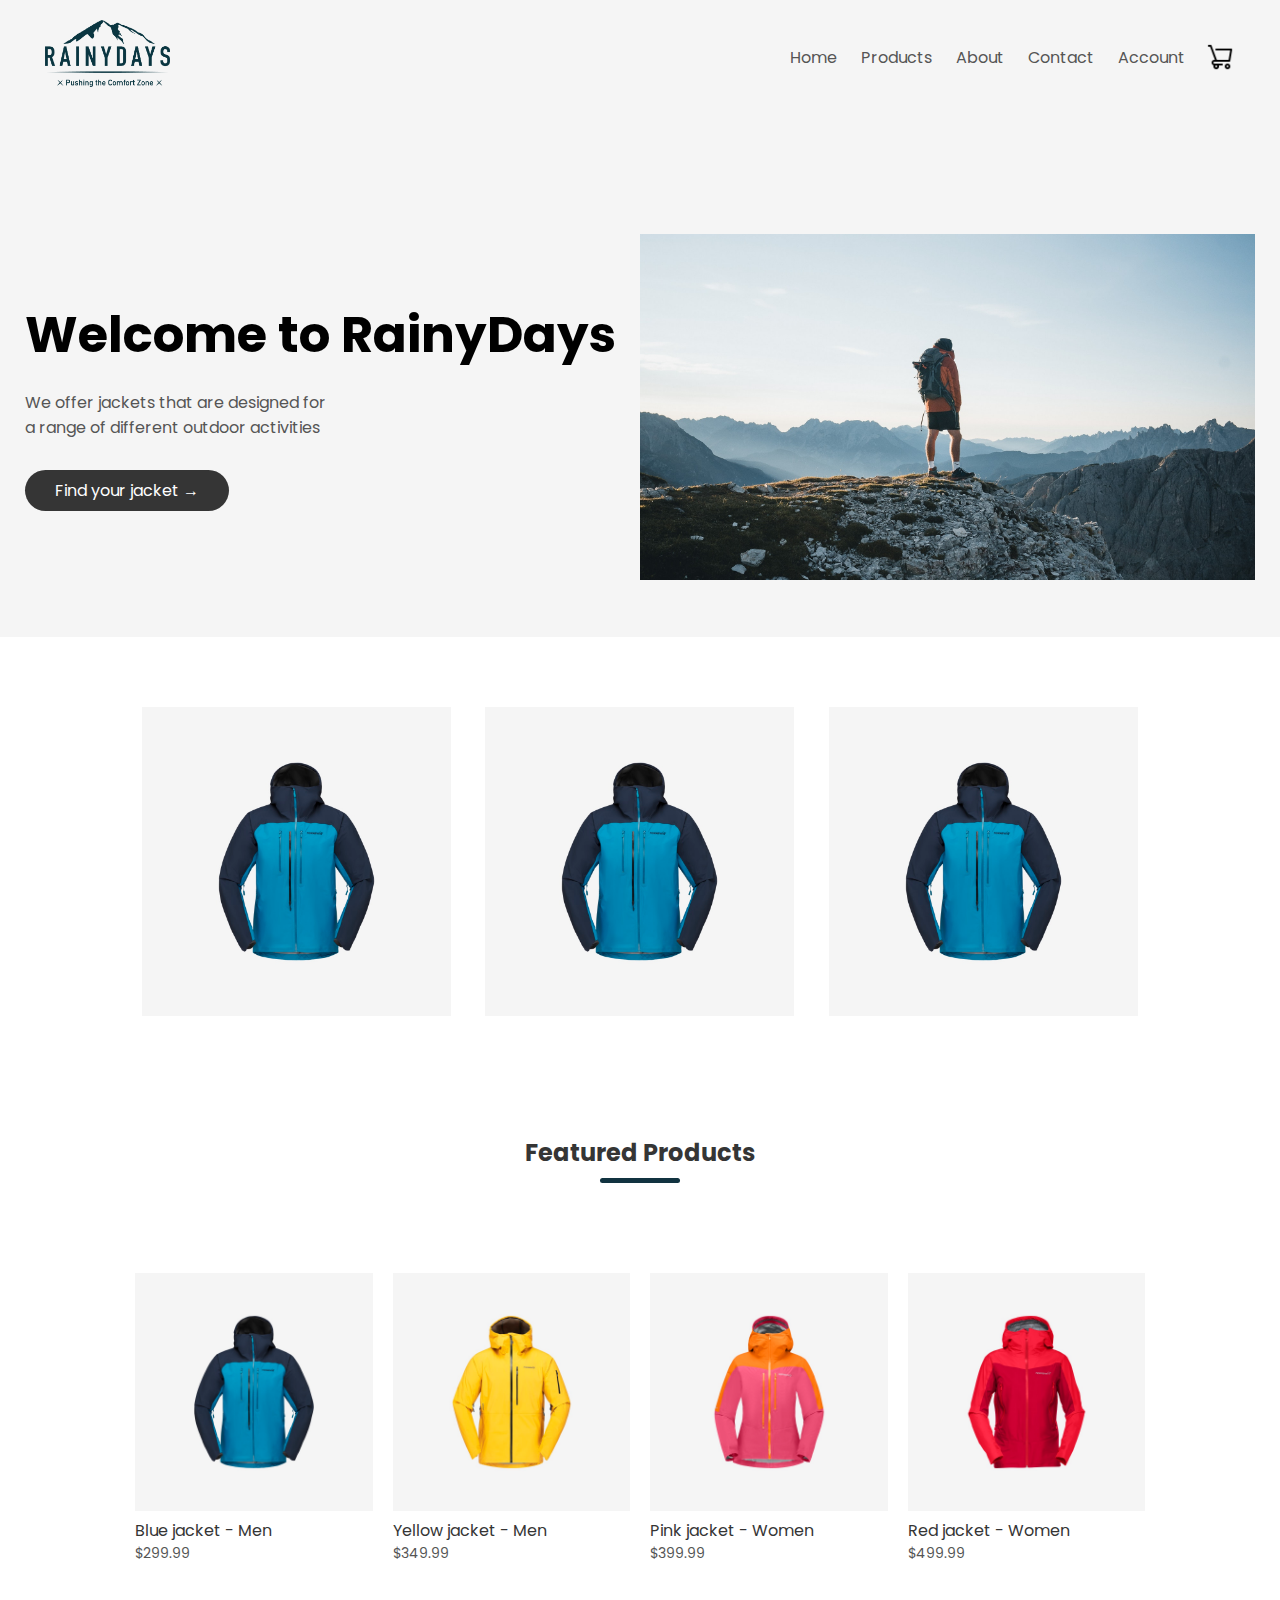
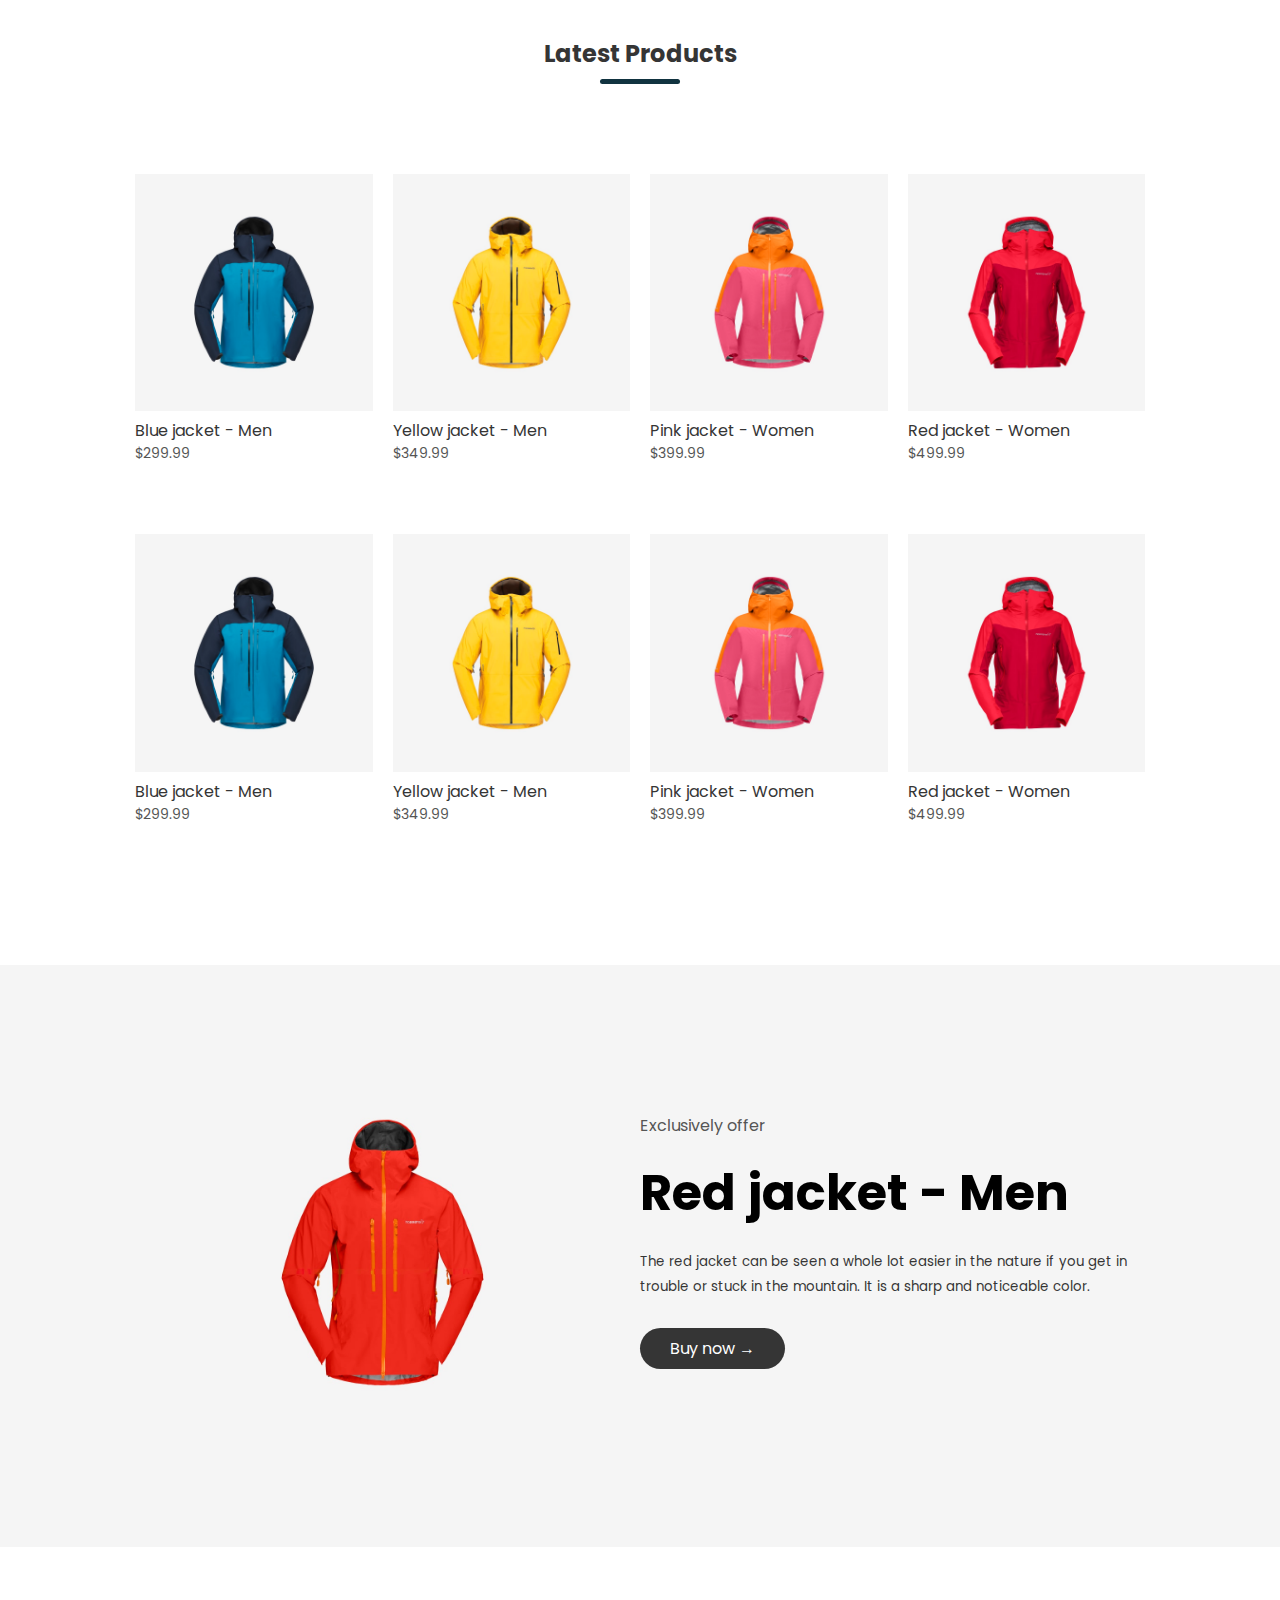
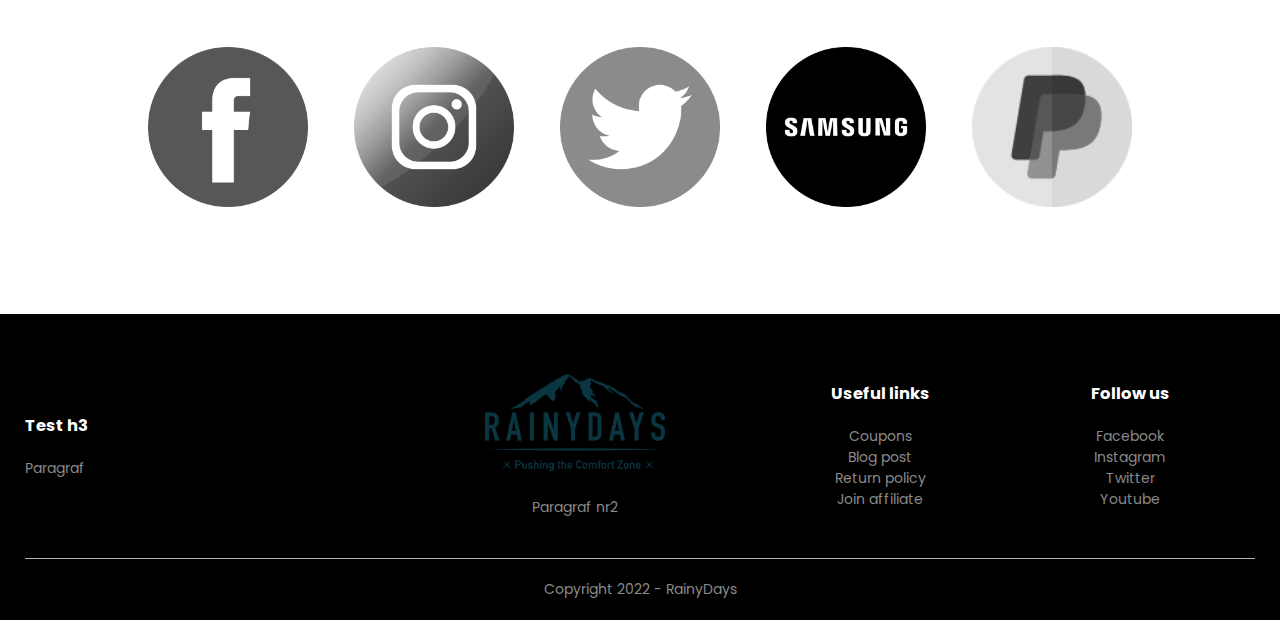
<file: index.html>
<!DOCTYPE html>
<html lang="en">
<head>
    <meta charset="UTF-8">
    <meta name="viewport" content="width=device-width, initial-scale=1.0">
    <title>RainyDays</title>
    <link rel="stylesheet" href="css/style.css">
    <link rel="preconnect" href="https://fonts.googleapis.com">
    <link rel="preconnect" href="https://fonts.gstatic.com" crossorigin>
    <link href="https://fonts.googleapis.com/css2?family=Poppins:wght@300;400;500;600;700&display=swap" rel="stylesheet">
</head>
<body>
    
    <div class="header">
    <div class="container">
        <div class="navbar">
            <div class="logo">
                <img src="images/RainyDays_Logo.png" width="125px">
            </div>
            <nav>
                <ul id="MenuItems">
                    <li><a href="">Home</a></li>
                    <li><a href="">Products</a></li>
                    <li><a href="">About</a></li>
                    <li><a href="">Contact</a></li>
                    <li><a href="">Account</a></li>
                </ul>
            </nav>
            <img src="images/Checkout.png" width="30px" height="30px">
            <img src="images/Burger menu.png" class="menu-icon" onclick="menutoggle()">
        </div>
        <div class="row">
            <div class="col-2">
                <h1>Welcome to RainyDays</h1>
                <p>We offer jackets that are designed for<br>a range of different outdoor activities</p>
                <a href="" class="btn">Find your jacket &#8594;</a>
            </div>
            <div class="col-2">
                <img src="images/Background2.jpg">
            </div>
        </div>
    </div>
</div>
    
<!------ featured categories ------>
    <div class="categories">
        <div class="small-container">
            <div class="row">
                <div class="col-3">
                    <img src="images/Herre Blå 1.jpg">
                </div>
                <div class="col-3">
                    <img src="images/Herre Blå 1.jpg">
                </div>
                <div class="col-3">
                    <img src="images/Herre Blå 1.jpg">
                </div>
            </div>
        </div>
        
    </div>
<!------ featured categories ------>
    <div class="small-container">
        <h2 class="title">Featured Products</h2>
        <div class="row">
            <div class="col-4">
                <img src="images/Herre Blå 1.jpg">
                <h4>Blue jacket - Men</h4>
                <p>$299.99</p>
            </div>
            <div class="col-4">
                <img src="images/Herre Gul 1.jpg">
                <h4>Yellow jacket - Men</h4>
                <p>$349.99</p>
            </div>
            <div class="col-4">
                <img src="images/Dame Rosa 1.jpg">
                <h4>Pink jacket - Women</h4>
                <p>$399.99</p>
            </div>
            <div class="col-4">
                <img src="images/Dame Rød 1.jpg">
                <h4>Red jacket - Women</h4>
                <p>$499.99</p>
            </div>
        </div>
        <h2 class="title">Latest Products</h2>
        <div class="row">
            <div class="col-4">
                <img src="images/Herre Blå 1.jpg">
                <h4>Blue jacket - Men</h4>
                <p>$299.99</p>
            </div>
            <div class="col-4">
                <img src="images/Herre Gul 1.jpg">
                <h4>Yellow jacket - Men</h4>
                <p>$349.99</p>
            </div>
            <div class="col-4">
                <img src="images/Dame Rosa 1.jpg">
                <h4>Pink jacket - Women</h4>
                <p>$399.99</p>
            </div>
            <div class="col-4">
                <img src="images/Dame Rød 1.jpg">
                <h4>Red jacket - Women</h4>
                <p>$499.99</p>
            </div>
        </div>
        <div class="row">
            <div class="col-4">
                <img src="images/Herre Blå 1.jpg">
                <h4>Blue jacket - Men</h4>
                <p>$299.99</p>
            </div>
            <div class="col-4">
                <img src="images/Herre Gul 1.jpg">
                <h4>Yellow jacket - Men</h4>
                <p>$349.99</p>
            </div>
            <div class="col-4">
                <img src="images/Dame Rosa 1.jpg">
                <h4>Pink jacket - Women</h4>
                <p>$399.99</p>
            </div>
            <div class="col-4">
                <img src="images/Dame Rød 1.jpg">
                <h4>Red jacket - Women</h4>
                <p>$499.99</p>
            </div>
        </div>
    </div>
<!------ offer ------>
    <div class="offer">
        <div class="small-container">
            <div class="row">
                <div class="col-2">
                    <img src="images/Herre Rød 1.jpg" class="offer-img">
                </div>
                <div class="col-2">
                    <p>Exclusively offer</p>
                    <h1>Red jacket - Men</h1>
                    <small>The red jacket can be seen a whole lot easier in the nature if you get in trouble or stuck in the mountain. It is a sharp and noticeable color.</small>
                    <a href="" class="btn">Buy now &#8594;</a>
                </div>
            </div>
        </div>
    </div>
    
<!------ brands ------>
    <div class="brands">
        <div class="small-container">
            <div class="row">
                <div class="col-5">
                    <img src="images/Facebook.png">
                </div>
                <div class="col-5">
                    <img src="images/Instagram.png">
                </div>
                <div class="col-5">
                    <img src="images/Twitter.png">
                </div>
                <div class="col-5">
                    <img src="images/Samsung.png">
                </div>
                <div class="col-5">
                    <img src="images/Paypal.png">
                </div>
            </div>
        </div>
    </div>
    
<!------ footer ------>

    <div class="footer">
        <div class="container">
            <div class="row">
                <div class="footer-col-1">
                    <h3>Test h3</h3>
                    <p>Paragraf</p>
                </div>
                <div class="footer-col-2">
                    <img src="images/RainyDays_Logo.png">
                    <p>Paragraf nr2</p>
                </div>
                <div class="footer-col-3">
                    <h3>Useful links</h3>
                    <ul>
                        <li>Coupons</li>
                        <li>Blog post</li>
                        <li>Return policy</li>
                        <li>Join affiliate</li>
                    </ul>
                </div>
                <div class="footer-col-4">
                    <h3>Follow us</h3>
                    <ul>
                        <li>Facebook</li>
                        <li>Instagram</li>
                        <li>Twitter</li>
                        <li>Youtube</li>
                    </ul>
                </div>
            </div>
            <hr>
            <p class="copyright">Copyright 2022 - RainyDays</p>
        </div>
    </div>
    
<!------ js for toggle menu ------>
<script>
    var MenuItems = document.getElementById("MenuItems");
    
    MenuItems.style.maxHeight = "0px";
    
    function menutoggle(){
        if(MenuItems.style.maxHeight == "0px")
            {
                MenuItems.style.maxHeight = "200px";
            }
        else
            {
                MenuItems.style.maxHeight = "0px";
            }
    }
</script>
    
    
</body>
</html>
</file>
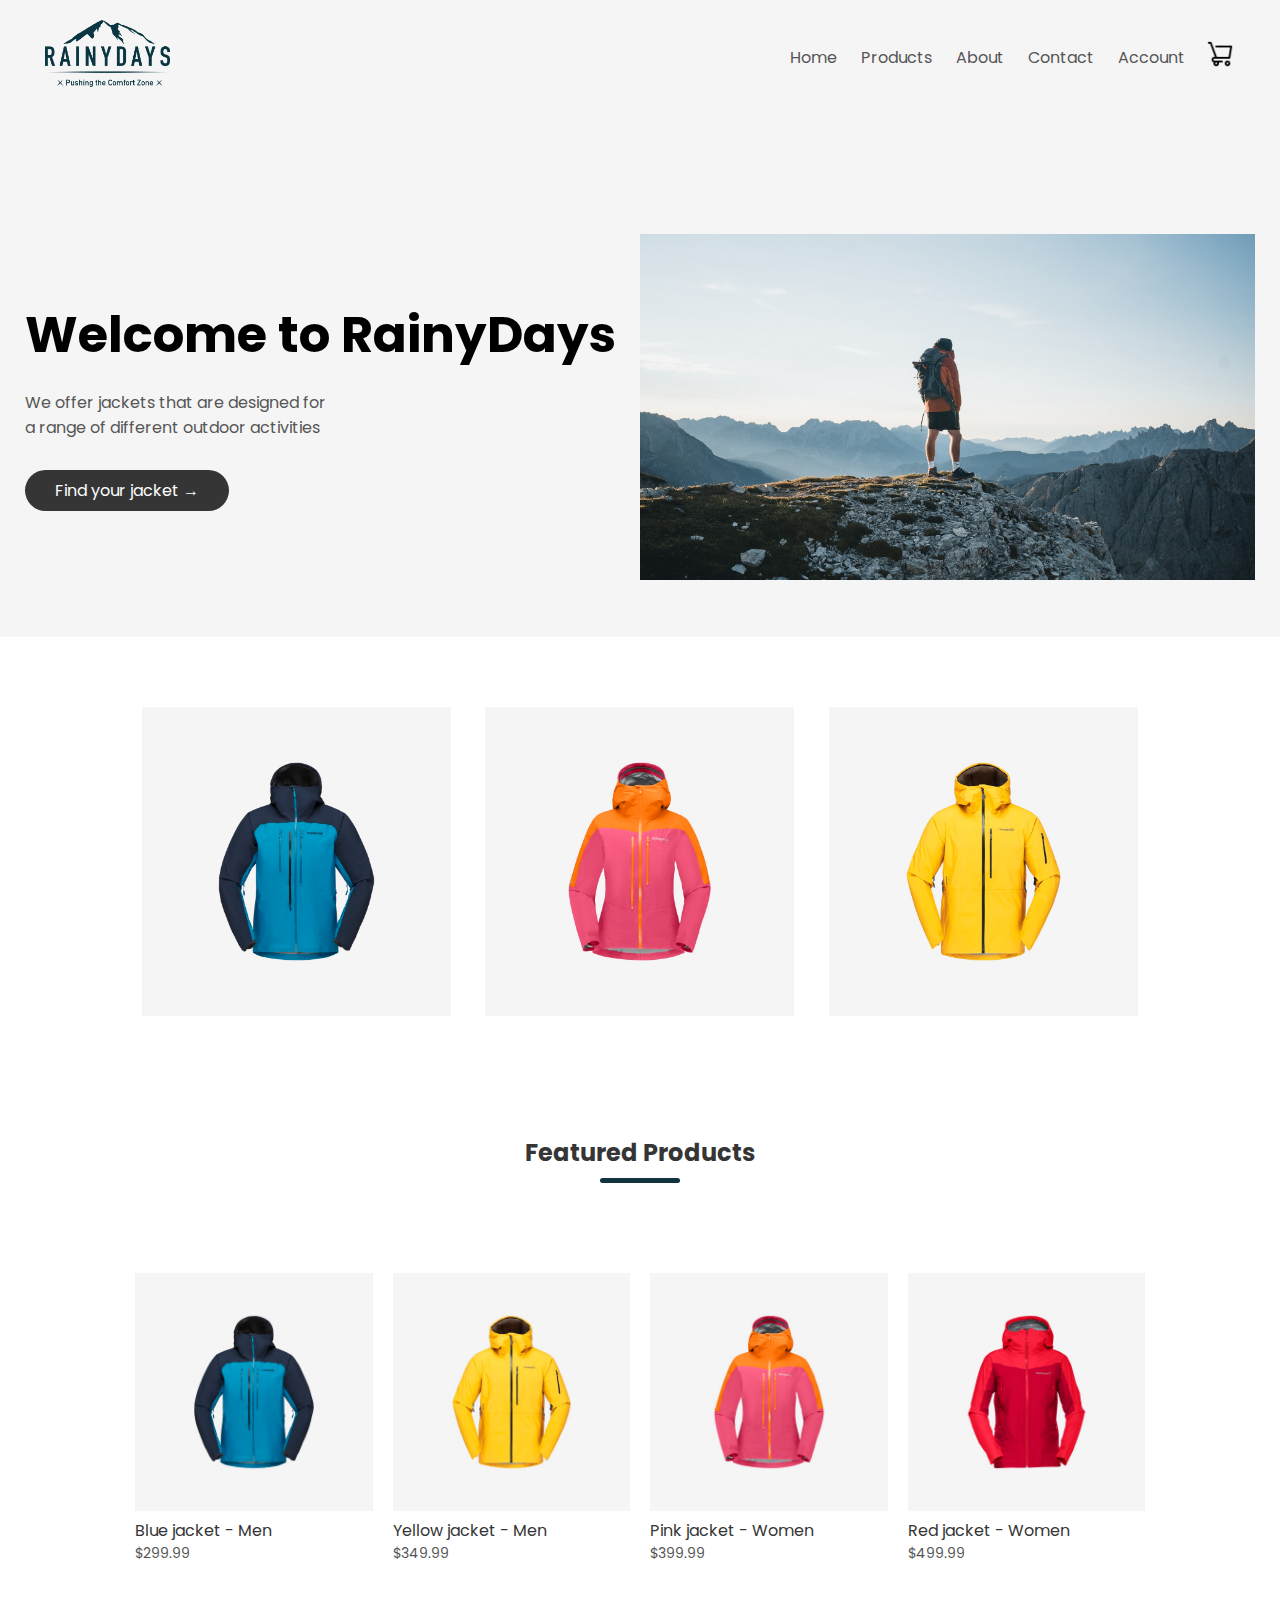
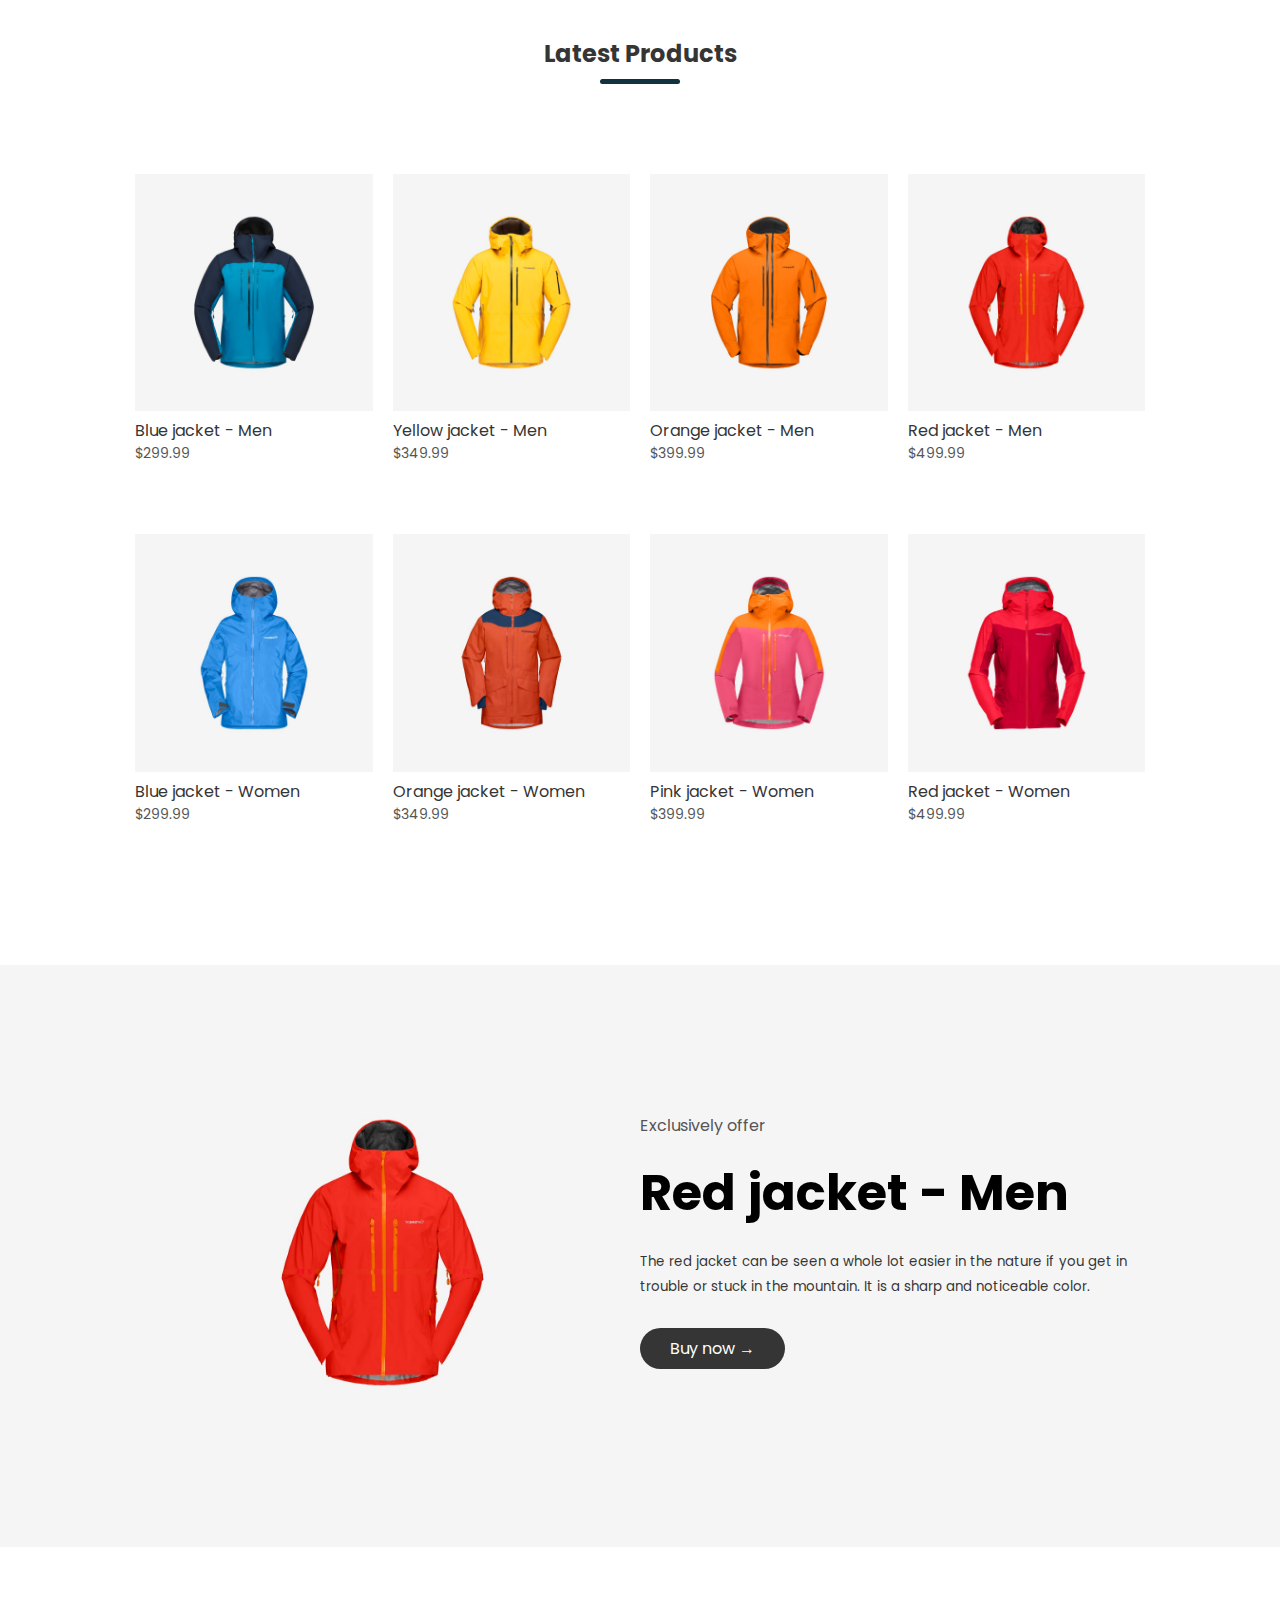
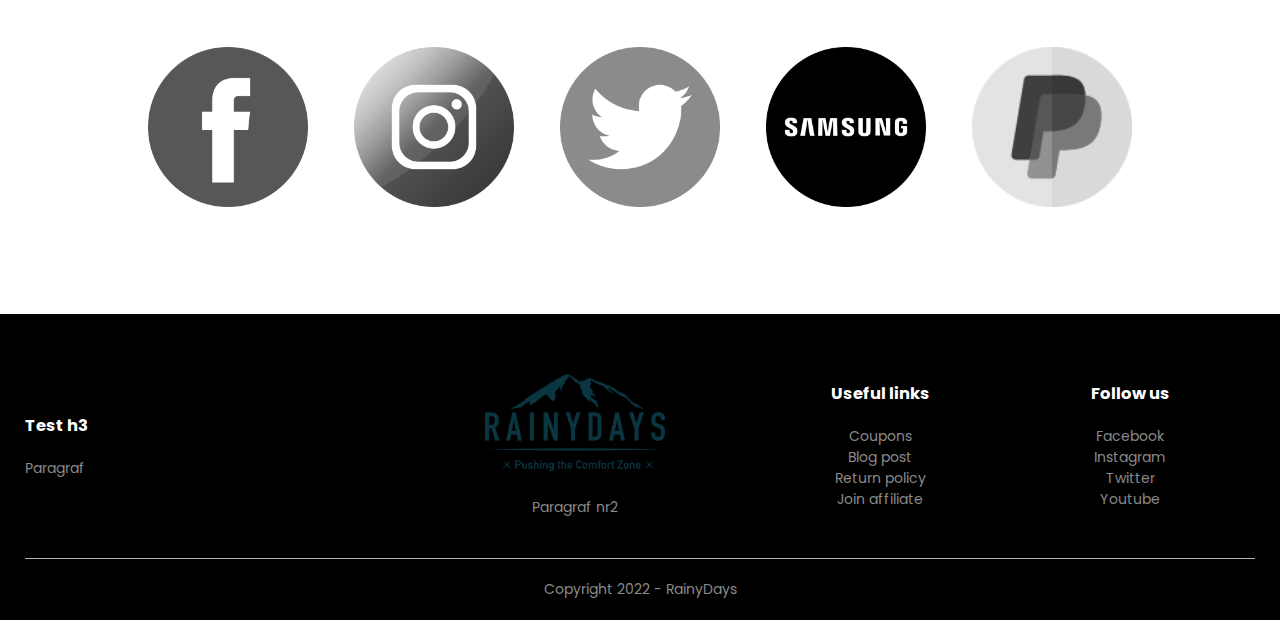
<file: RD/index.html>
<!DOCTYPE html>
<html lang="en">
<head>
    <meta charset="UTF-8">
    <meta name="viewport" content="width=device-width, initial-scale=1.0">
    <title>RainyDays</title>
    <link rel="stylesheet" href="css/style.css">
    <link rel="preconnect" href="https://fonts.googleapis.com">
    <link rel="preconnect" href="https://fonts.gstatic.com" crossorigin>
    <link href="https://fonts.googleapis.com/css2?family=Poppins:wght@300;400;500;600;700&display=swap" rel="stylesheet">
</head>
<body>
    
    <div class="header">
    <div class="container">
        <div class="navbar">
            <div class="logo">
                <a href="index.html"><img src="images/RainyDays_Logo.png" width="125px"></a>
            </div>
            <nav>
                <ul id="MenuItems">
                    <li><a href="index.html">Home</a></li>
                    <li><a href="products.html">Products</a></li>
                    <li><a href="">About</a></li>
                    <li><a href="">Contact</a></li>
                    <li><a href="">Account</a></li>
                </ul>
            </nav>
            <a href="cart.html"><img src="images/Checkout.png" width="30px" height="30px"></a>
            <img src="images/Burger menu.png" class="menu-icon" onclick="menutoggle()">
        </div>
        <div class="row">
            <div class="col-2">
                <h1>Welcome to RainyDays</h1>
                <p>We offer jackets that are designed for<br>a range of different outdoor activities</p>
                <a href="" class="btn">Find your jacket &#8594;</a>
            </div>
            <div class="col-2">
                <img src="images/Background2.jpg">
            </div>
        </div>
    </div>
</div>
    
<!------ featured categories ------>
    <div class="categories">
        <div class="small-container">
            <div class="row">
                <div class="col-3">
                    <img src="images/Herre Blå 1.jpg">
                </div>
                <div class="col-3">
                    <img src="images/Dame Rosa 1.jpg">
                </div>
                <div class="col-3">
                    <img src="images/Herre Gul 1.jpg">
                </div>
            </div>
        </div>
        
    </div>
<!------ featured categories ------>
    <div class="small-container">
        <h2 class="title">Featured Products</h2>
        <div class="row">
            <div class="col-4">
                <img src="images/Herre Blå 1.jpg">
                <h4>Blue jacket - Men</h4>
                <p>$299.99</p>
            </div>
            <div class="col-4">
                <img src="images/Herre Gul 1.jpg">
                <h4>Yellow jacket - Men</h4>
                <p>$349.99</p>
            </div>
            <div class="col-4">
                <img src="images/Dame Rosa 1.jpg">
                <h4>Pink jacket - Women</h4>
                <p>$399.99</p>
            </div>
            <div class="col-4">
                <img src="images/Dame Rød 1.jpg">
                <h4>Red jacket - Women</h4>
                <p>$499.99</p>
            </div>
        </div>
        <h2 class="title">Latest Products</h2>
        <div class="row">
            <div class="col-4">
                <img src="images/Herre Blå 1.jpg">
                <h4>Blue jacket - Men</h4>
                <p>$299.99</p>
            </div>
            <div class="col-4">
                <img src="images/Herre Gul 1.jpg">
                <h4>Yellow jacket - Men</h4>
                <p>$349.99</p>
            </div>
            <div class="col-4">
                <img src="images/Herre Oransje 1.jpg">
                <h4>Orange jacket - Men</h4>
                <p>$399.99</p>
            </div>
            <div class="col-4">
                <img src="images/Herre Rød 1.jpg">
                <h4>Red jacket - Men</h4>
                <p>$499.99</p>
            </div>
        </div>
        <div class="row">
            <div class="col-4">
                <img src="images/Dame Blå 1.jpg">
                <h4>Blue jacket - Women</h4>
                <p>$299.99</p>
            </div>
            <div class="col-4">
                <img src="images/Dame Oransje 1.jpg">
                <h4>Orange jacket - Women</h4>
                <p>$349.99</p>
            </div>
            <div class="col-4">
                <img src="images/Dame Rosa 1.jpg">
                <h4>Pink jacket - Women</h4>
                <p>$399.99</p>
            </div>
            <div class="col-4">
                <img src="images/Dame Rød 1.jpg">
                <h4>Red jacket - Women</h4>
                <p>$499.99</p>
            </div>
        </div>
    </div>
<!------ offer ------>
    <div class="offer">
        <div class="small-container">
            <div class="row">
                <div class="col-2">
                    <img src="images/Herre Rød 1.jpg" class="offer-img">
                </div>
                <div class="col-2">
                    <p>Exclusively offer</p>
                    <h1>Red jacket - Men</h1>
                    <small>The red jacket can be seen a whole lot easier in the nature if you get in trouble or stuck in the mountain. It is a sharp and noticeable color.</small>
                    <a href="" class="btn">Buy now &#8594;</a>
                </div>
            </div>
        </div>
    </div>
    
<!------ brands ------>
    <div class="brands">
        <div class="small-container">
            <div class="row">
                <div class="col-5">
                    <img src="images/Facebook.png">
                </div>
                <div class="col-5">
                    <img src="images/Instagram.png">
                </div>
                <div class="col-5">
                    <img src="images/Twitter.png">
                </div>
                <div class="col-5">
                    <img src="images/Samsung.png">
                </div>
                <div class="col-5">
                    <img src="images/Paypal.png">
                </div>
            </div>
        </div>
    </div>
    
<!------ footer ------>

    <div class="footer">
        <div class="container">
            <div class="row">
                <div class="footer-col-1">
                    <h3>Test h3</h3>
                    <p>Paragraf</p>
                </div>
                <div class="footer-col-2">
                    <img src="images/RainyDays_Logo.png">
                    <p>Paragraf nr2</p>
                </div>
                <div class="footer-col-3">
                    <h3>Useful links</h3>
                    <ul>
                        <li>Coupons</li>
                        <li>Blog post</li>
                        <li>Return policy</li>
                        <li>Join affiliate</li>
                    </ul>
                </div>
                <div class="footer-col-4">
                    <h3>Follow us</h3>
                    <ul>
                        <li>Facebook</li>
                        <li>Instagram</li>
                        <li>Twitter</li>
                        <li>Youtube</li>
                    </ul>
                </div>
            </div>
            <hr>
            <p class="copyright">Copyright 2022 - RainyDays</p>
        </div>
    </div>
    
<!------ js for toggle menu ------>
<script>
    var MenuItems = document.getElementById("MenuItems");
    
    MenuItems.style.maxHeight = "0px";
    
    function menutoggle(){
        if(MenuItems.style.maxHeight == "0px")
            {
                MenuItems.style.maxHeight = "200px";
            }
        else
            {
                MenuItems.style.maxHeight = "0px";
            }
    }
</script>
    
    
</body>
</html>
</file>
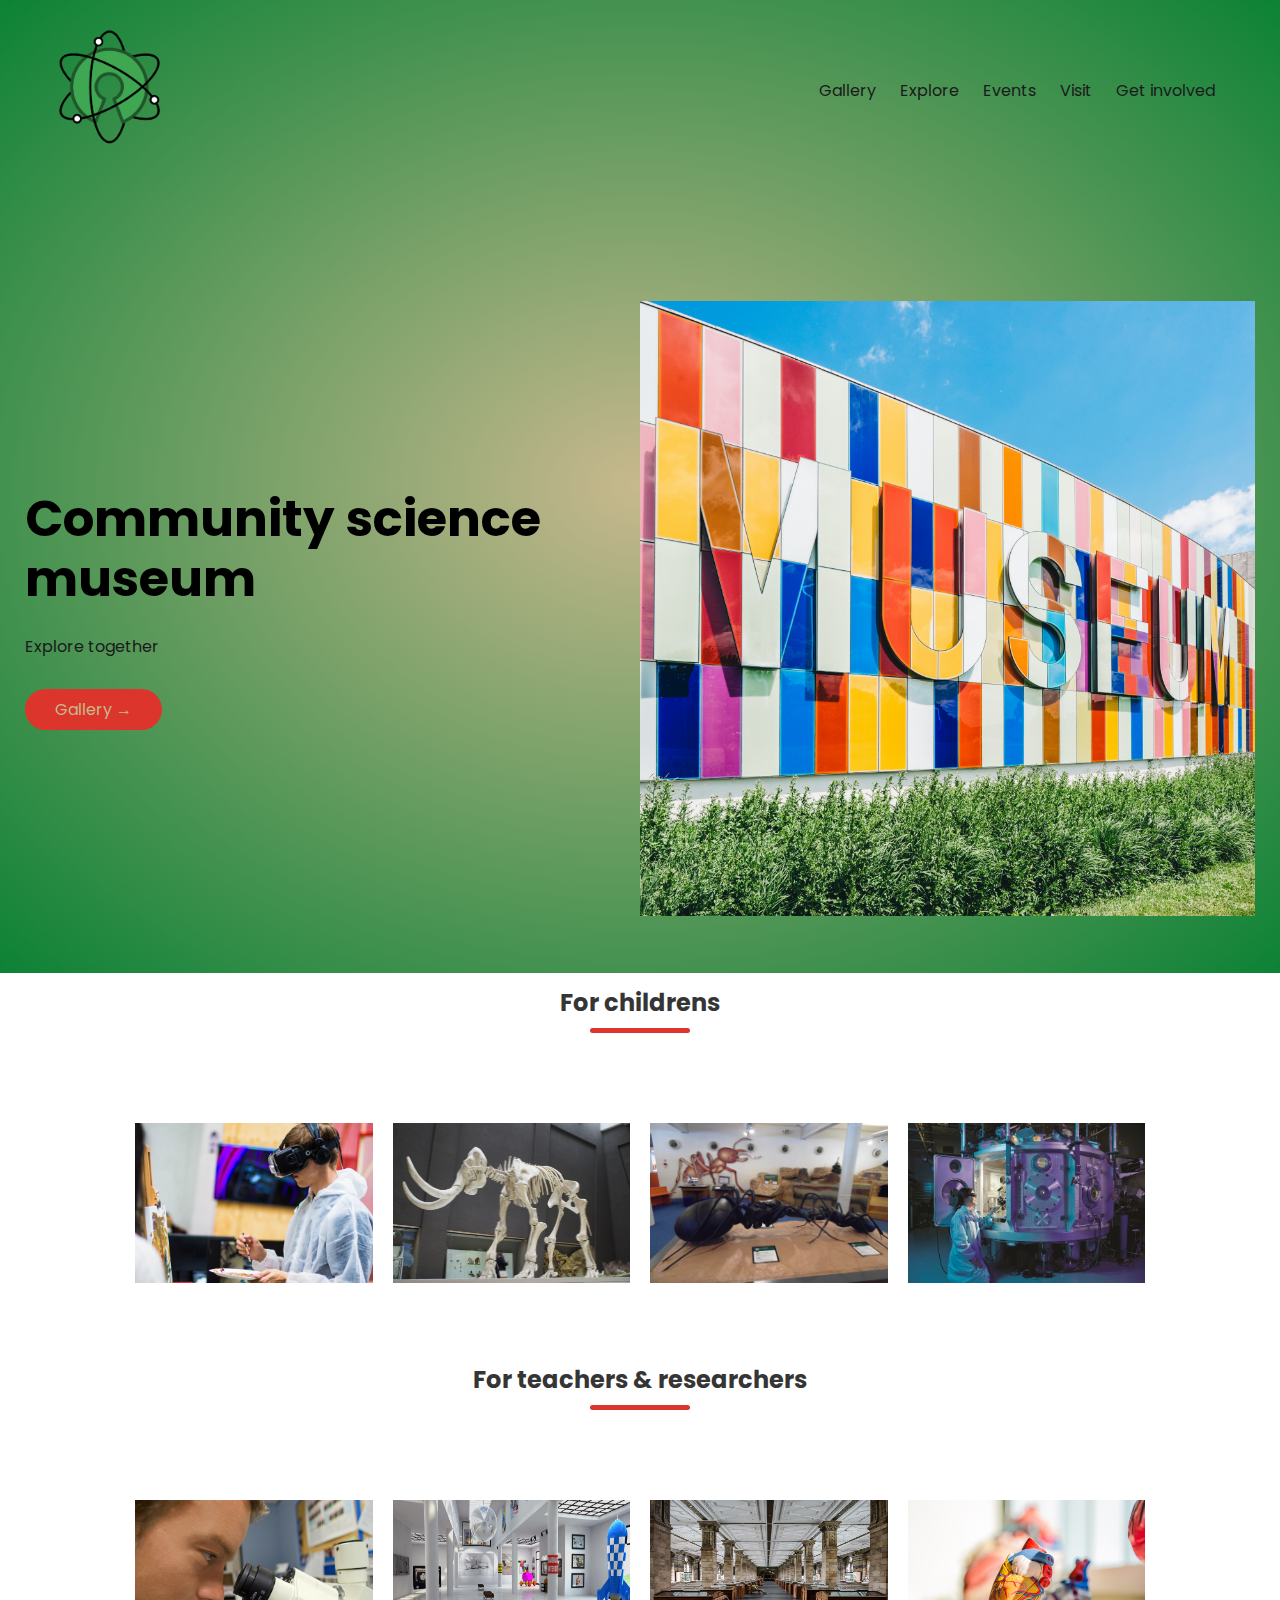
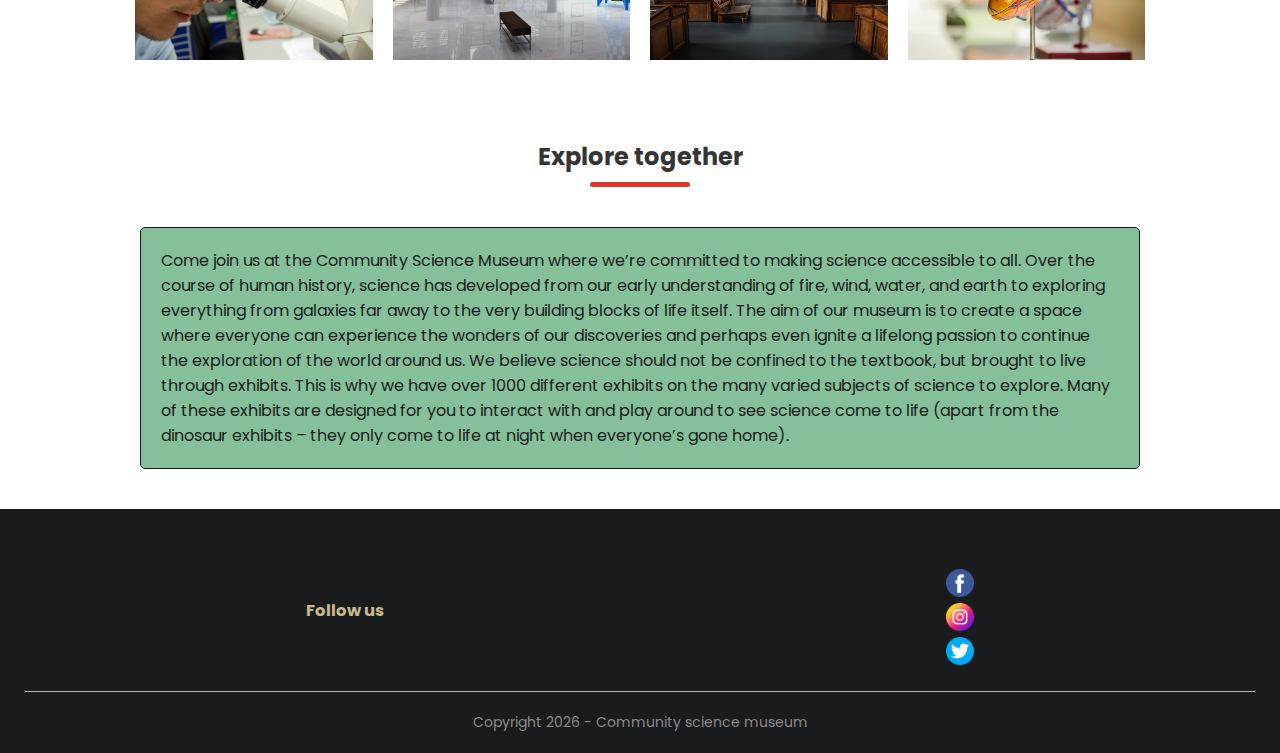
<file: Sem-pro/index.html>
<!DOCTYPE html>
<html lang="en">
<head>
    <meta charset="UTF-8">
    <meta name="viewport" content="width=device-width, initial-scale=1.0">
    <title>CommunityScienceMuseum</title>
    <link rel="stylesheet" href="css/style.css">
    <link rel="preconnect" href="https://fonts.googleapis.com">
    <link rel="preconnect" href="https://fonts.gstatic.com" crossorigin>
    <link href="https://fonts.googleapis.com/css2?family=Poppins:wght@300;400;500;600;700&display=swap" rel="stylesheet">
</head>
<body>
    
    <div class="header">
    <div class="container">
        <div class="navbar">
            <div class="logo">
                <a href="index.html"><img src="images/logo.png" width="125px"></a>
            </div>
            <nav>
                <ul id="MenuItems">
                    <li><a href="gallery.html">Gallery</a></li>
                    <li><a href="explore.html">Explore</a></li>
                    <li><a href="events.html">Events</a></li>
                    <li><a href="visit.html">Visit</a></li>
                    <li><a href="involved.html">Get involved</a></li>
                </ul>
            </nav>
            <img src="images/Burger menu.png" class="menu-icon" onclick="menutoggle()">
        </div>
        <div class="row">
            <div class="col-2">
                <h1>Community science museum</h1>
                <p>Explore together</p>
                <a href="gallery.html" class="btn">Gallery &#8594;</a>
            </div>
            <div class="col-2">
                <img src="images/museumute.jpg">
            </div>
        </div>
    </div>
</div>
    
    <div class="small-container">
        <h2 class="title">For childrens</h2>
        <div class="row">
            <div class="col-4">
                <img class="image-size" src="images/vr.jpg">
            </div>
            <div class="col-4">
                <img class="image-size" src="images/dino.jpg">
            </div>
            <div class="col-4">
                <img class="image-size" src="images/maur.jpg">
            </div>
            <div class="col-4">
                <img class="image-size" src="images/forsker.jpg">
            </div>
        </div>
        <h2 class="title">For teachers & researchers</h2>
        <div class="row">
            <div class="col-4">
                <img class="image-size" src="images/forskning.jpg">
            </div>
            <div class="col-4">
                <img class="image-size" src="images/lobby.jpg">
            </div>
            <div class="col-4">
                <img class="image-size" src="images/museum.jpg">
            </div>
            <div class="col-4">
                <img class="image-size" src="images/hjerte.jpg">
            </div>
        </div>
        <h2 class="title">Explore together</h2>
        <div class="row">
            <div class="green-box">
                Come join us at the Community Science Museum where we’re committed to making science accessible to all.
Over the course of human history, science has developed from our early understanding of fire, wind, water, and earth to exploring everything from galaxies far away to the very building blocks of life itself.
The aim of our museum is to create a space where everyone can experience the wonders of our discoveries and perhaps even ignite a lifelong passion to continue the exploration of the world around us.
We believe science should not be confined to the textbook, but brought to live through exhibits. This is why we have over 1000 different exhibits on the many varied subjects of science to explore. Many of these exhibits are designed for you to interact with and play around to see science come to life (apart from the dinosaur exhibits – they only come to life at night when everyone’s gone home).
            </div>
        </div>
    </div>

<!------ footer ------>

    <div class="footer">
        <div class="container">
            <div class="row">
                    <h3>Follow us</h3>
                    <ul>
                        <li><img style="width: 28px; height: 28px;" src="images/Facebook.png"></li>
                        <li><img style="width: 28px; height: 28px;" src="images/Instagram.png"></li>
                        <li><img style="width: 28px; height: 28px;" src="images/Twitter.png"></li>
                    </ul>
            </div>
            <hr>
            <p class="copyright">Copyright <span id="year"></span> - Community science museum</p>
        </div>
    </div>
    
<!------ js for toggle menu ------>
<script>
    var MenuItems = document.getElementById("MenuItems");
    
    MenuItems.style.maxHeight = "0px";
    
    function menutoggle(){
        if(MenuItems.style.maxHeight == "0px")
            {
                MenuItems.style.maxHeight = "250px";
            }
        else
            {
                MenuItems.style.maxHeight = "0px";
            }
    }
</script>
<!------ js for year ------>
<script>
    document.getElementById("year").innerHTML = new Date().getFullYear();
</script>
    
    
</body>
</html>
</file>
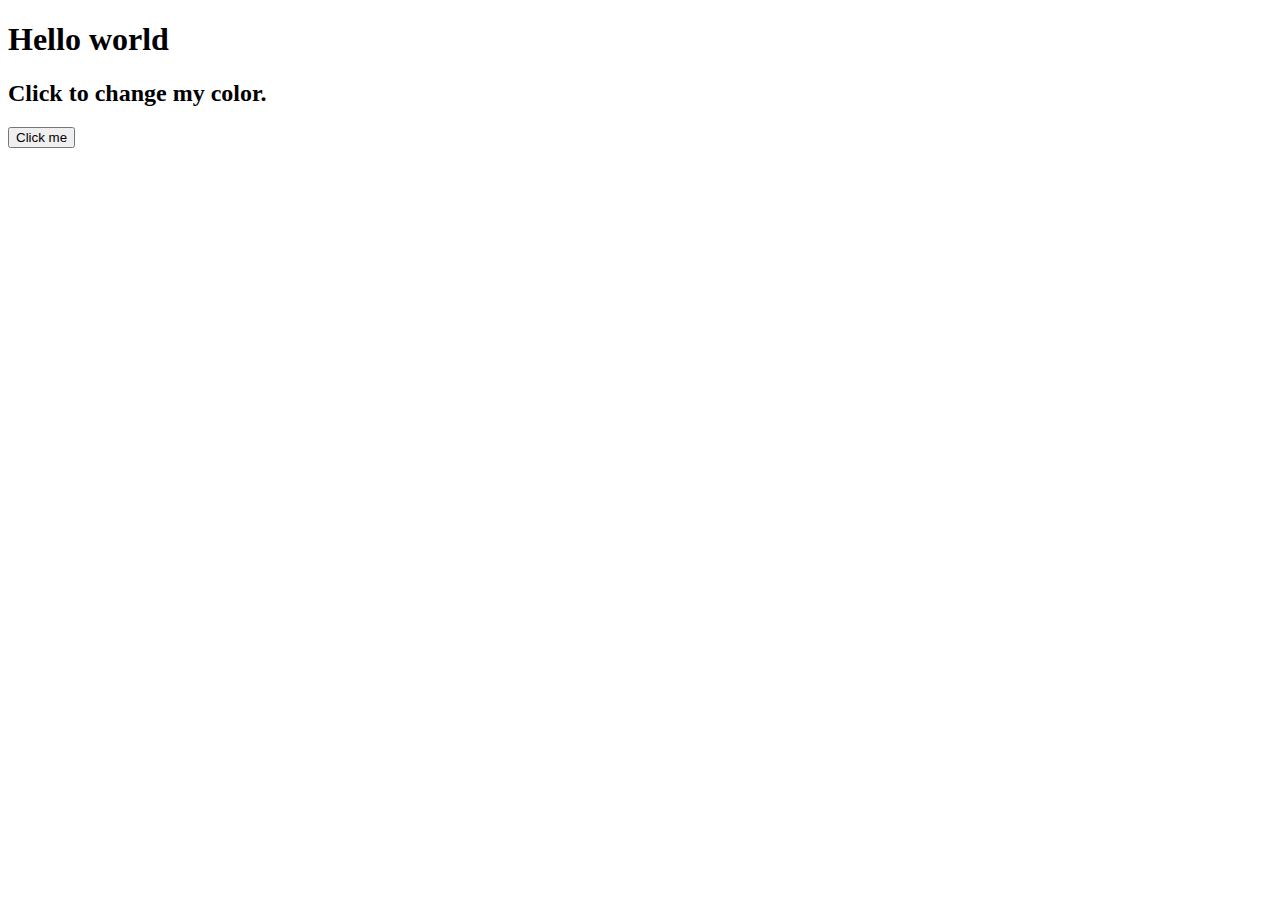
<file: Week11/index.html>
<!DOCTYPE html>
<html lang="en">
<head>
    <meta charset="UTF-8">
    <meta http-equiv="X-UA-Compatible" content="IE=edge">
    <meta name="viewport" content="width=device-width, initial-scale=1.0">
    <title>Document</title>
</head>
<body>
    <h1>Hello world</h1>
    <script src="js/script.js"></script>
    <h2 id="updatemsg">Click to change my color.</h2>
    <button onclick="myFunction()">
        Click me
    </button>
</body>
</html>
</file>
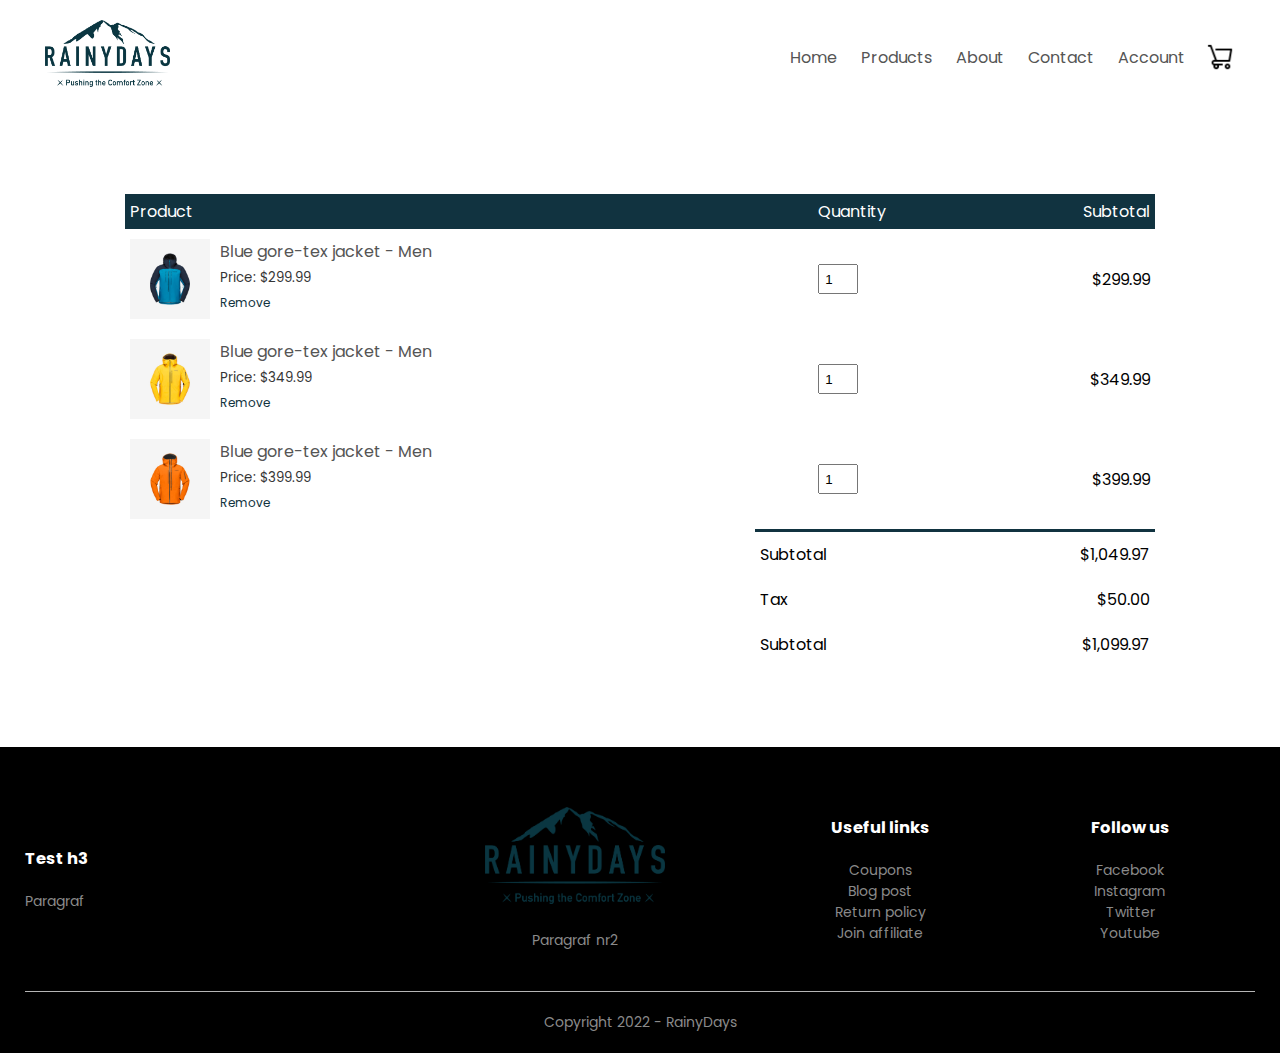
<file: cart.html>
<!DOCTYPE html>
<html lang="en">
<head>
    <meta charset="UTF-8">
    <meta name="viewport" content="width=device-width, initial-scale=1.0">
    <title>All Products - RainyDays</title>
    <link rel="stylesheet" href="css/style.css">
    <link rel="preconnect" href="https://fonts.googleapis.com">
    <link rel="preconnect" href="https://fonts.gstatic.com" crossorigin>
    <link href="https://fonts.googleapis.com/css2?family=Poppins:wght@300;400;500;600;700&display=swap" rel="stylesheet">
</head>
<body>
    

    <div class="container">
        <div class="navbar">
            <div class="logo">
                <a href="index.html"><img src="images/RainyDays_Logo.png" width="125px"></a>
            </div>
            <nav>
                <ul id="MenuItems">
                    <li><a href="">Home</a></li>
                    <li><a href="">Products</a></li>
                    <li><a href="">About</a></li>
                    <li><a href="">Contact</a></li>
                    <li><a href="">Account</a></li>
                </ul>
            </nav>
            <img src="images/Checkout.png" width="30px" height="30px">
            <img src="images/Burger menu.png" class="menu-icon" onclick="menutoggle()">
        </div>
    </div>

<!------ cart items details ------>

    <div class="small-container cart-page">
        
        <table>
            <tr>
                <th>Product</th>
                <th>Quantity</th>
                <th>Subtotal</th>
            </tr>
            <tr>
                <td>
                    <div class="cart-info">
                        <img src="images/Herre Blå 1.jpg">
                        <div>
                            <p>Blue gore-tex jacket - Men</p>
                            <small>Price: $299.99</small>
                            <br>
                            <a href="">Remove</a>
                        </div>
                    </div>
                    
                </td>
                <td><input type="number" value="1"></td>
                <td>$299.99</td>
            </tr>
            <tr>
                <td>
                    <div class="cart-info">
                        <img src="images/Herre Gul 1.jpg">
                        <div>
                            <p>Blue gore-tex jacket - Men</p>
                            <small>Price: $349.99</small>
                            <br>
                            <a href="">Remove</a>
                        </div>
                    </div>
                    
                </td>
                <td><input type="number" value="1"></td>
                <td>$349.99</td>
            </tr>
            <tr>
                <td>
                    <div class="cart-info">
                        <img src="images/Herre Oransje 1.jpg">
                        <div>
                            <p>Blue gore-tex jacket - Men</p>
                            <small>Price: $399.99</small>
                            <br>
                            <a href="">Remove</a>
                        </div>
                    </div>
                    
                </td>
                <td><input type="number" value="1"></td>
                <td>$399.99</td>
            </tr>
        </table>
        
        <div class="total-price">
            <table>
                <tr>
                    <td>Subtotal</td>
                    <td>$1,049.97</td>
                </tr>
                <tr>
                    <td>Tax</td>
                    <td>$50.00</td>
                </tr>
                <tr>
                    <td>Subtotal</td>
                    <td>$1,099.97</td>
                </tr>
            </table>
        </div>
        
        
        
        
        
    </div>
  
    
<!------ footer ------>

    <div class="footer">
        <div class="container">
            <div class="row">
                <div class="footer-col-1">
                    <h3>Test h3</h3>
                    <p>Paragraf</p>
                </div>
                <div class="footer-col-2">
                    <img src="images/RainyDays_Logo.png">
                    <p>Paragraf nr2</p>
                </div>
                <div class="footer-col-3">
                    <h3>Useful links</h3>
                    <ul>
                        <li>Coupons</li>
                        <li>Blog post</li>
                        <li>Return policy</li>
                        <li>Join affiliate</li>
                    </ul>
                </div>
                <div class="footer-col-4">
                    <h3>Follow us</h3>
                    <ul>
                        <li>Facebook</li>
                        <li>Instagram</li>
                        <li>Twitter</li>
                        <li>Youtube</li>
                    </ul>
                </div>
            </div>
            <hr>
            <p class="copyright">Copyright 2022 - RainyDays</p>
        </div>
    </div>
    
<!------ js for toggle menu ------>
<script>
    var MenuItems = document.getElementById("MenuItems");
    
    MenuItems.style.maxHeight = "0px";
    
    function menutoggle(){
        if(MenuItems.style.maxHeight == "0px")
            {
                MenuItems.style.maxHeight = "200px";
            }
        else
            {
                MenuItems.style.maxHeight = "0px";
            }
    }
</script> 
 
</body>
</html>
</file>
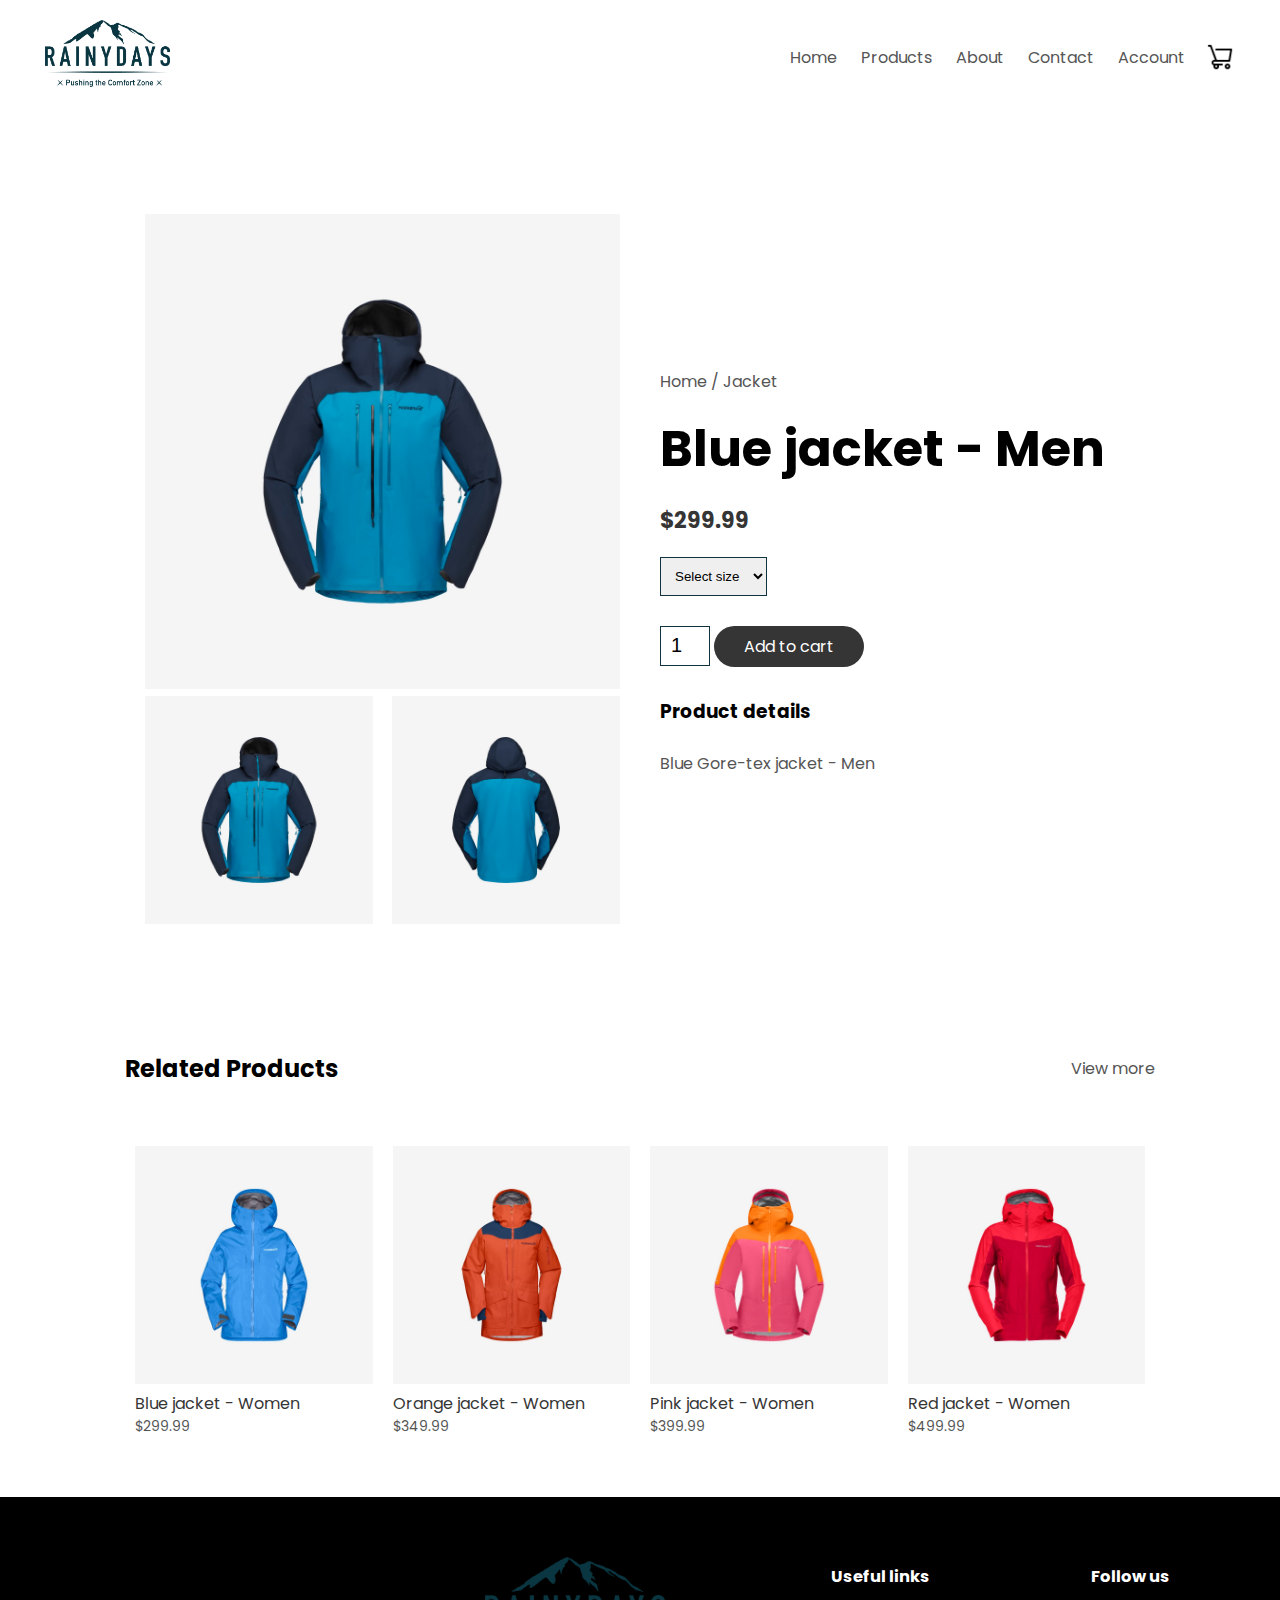
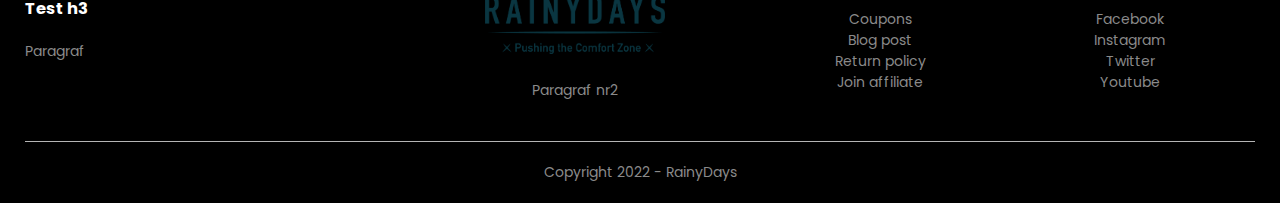
<file: product-details.html>
<!DOCTYPE html>
<html lang="en">
<head>
    <meta charset="UTF-8">
    <meta name="viewport" content="width=device-width, initial-scale=1.0">
    <title>All Products - RainyDays</title>
    <link rel="stylesheet" href="css/style.css">
    <link rel="preconnect" href="https://fonts.googleapis.com">
    <link rel="preconnect" href="https://fonts.gstatic.com" crossorigin>
    <link href="https://fonts.googleapis.com/css2?family=Poppins:wght@300;400;500;600;700&display=swap" rel="stylesheet">
</head>
<body>
    

    <div class="container">
        <div class="navbar">
            <div class="logo">
                <a href="index.html"><img src="images/RainyDays_Logo.png" width="125px"></a>
            </div>
            <nav>
                <ul id="MenuItems">
                    <li><a href="">Home</a></li>
                    <li><a href="">Products</a></li>
                    <li><a href="">About</a></li>
                    <li><a href="">Contact</a></li>
                    <li><a href="">Account</a></li>
                </ul>
            </nav>
            <img src="images/Checkout.png" width="30px" height="30px">
            <img src="images/Burger menu.png" class="menu-icon" onclick="menutoggle()">
        </div>
    </div>
    
    
<!------ single product details ------>

    <div class="small-container single-product">
        <div class="row">
            <div class="col-2">
                <img src="images/Herre Blå 1.jpg" width="100%" id="ProductImg">
                
                <div class="small-img-row">
                    <div class="small-img-col">
                        <img src="images/Herre Blå 1.jpg" width="100%" class="small-img">
                    </div>
                    <div class="small-img-col">
                        <img src="images/Herre Blå 2.jpg" width="100%" class="small-img">
                    </div>
                </div>
                
                
            </div>
            <div class="col-2">
                <p>Home / Jacket</p>
                <h1>Blue jacket - Men</h1>
                <h4>$299.99</h4>
                <select>
                    <option>Select size</option>
                    <option>XXL</option>
                    <option>XL</option>
                    <option>Large</option>
                    <option>Medium</option>
                    <option>Small</option>
                </select>
                <input type="number" value="1">
                <a href="" class="btn">Add to cart</a>
                <h3>Product details</h3>
                <br>
                <p>Blue Gore-tex jacket - Men</p>
            </div>
        </div>
    </div>

<!------ Title ------>
    <div class="small-container">
        <div class="row row-2">
            <h2>Related Products</h2>
            <p>View more</p>
        </div>
    </div>

<!------ Products ------>
    
    <div class="small-container">
        
        
        <div class="row">
            <div class="col-4">
                <img src="images/Dame Blå 1.jpg">
                <h4>Blue jacket - Women</h4>
                <p>$299.99</p>
            </div>
            <div class="col-4">
                <img src="images/Dame Oransje 1.jpg">
                <h4>Orange jacket - Women</h4>
                <p>$349.99</p>
            </div>
            <div class="col-4">
                <img src="images/Dame Rosa 1.jpg">
                <h4>Pink jacket - Women</h4>
                <p>$399.99</p>
            </div>
            <div class="col-4">
                <img src="images/Dame Rød 1.jpg">
                <h4>Red jacket - Women</h4>
                <p>$499.99</p>
            </div>
        </div>
        
        
    </div>
  
    
<!------ footer ------>

    <div class="footer">
        <div class="container">
            <div class="row">
                <div class="footer-col-1">
                    <h3>Test h3</h3>
                    <p>Paragraf</p>
                </div>
                <div class="footer-col-2">
                    <img src="images/RainyDays_Logo.png">
                    <p>Paragraf nr2</p>
                </div>
                <div class="footer-col-3">
                    <h3>Useful links</h3>
                    <ul>
                        <li>Coupons</li>
                        <li>Blog post</li>
                        <li>Return policy</li>
                        <li>Join affiliate</li>
                    </ul>
                </div>
                <div class="footer-col-4">
                    <h3>Follow us</h3>
                    <ul>
                        <li>Facebook</li>
                        <li>Instagram</li>
                        <li>Twitter</li>
                        <li>Youtube</li>
                    </ul>
                </div>
            </div>
            <hr>
            <p class="copyright">Copyright 2022 - RainyDays</p>
        </div>
    </div>
    
<!------ js for toggle menu ------>
<script>
    var MenuItems = document.getElementById("MenuItems");
    
    MenuItems.style.maxHeight = "0px";
    
    function menutoggle(){
        if(MenuItems.style.maxHeight == "0px")
            {
                MenuItems.style.maxHeight = "200px";
            }
        else
            {
                MenuItems.style.maxHeight = "0px";
            }
    }
</script>

<!------ js for product gallery ------>
    <script>
        var ProductImg = document.getElementById("ProductImg");
        var SmallImg = document.getElementsByClassName("small-img");
        
            SmallImg[0].onclick = function()
            {
                ProductImg.src = SmallImg[0].src;
            }
            SmallImg[1].onclick = function()
            {
                ProductImg.src = SmallImg[1].src;
            }
        
    </script>
    
    
</body>
</html>
</file>
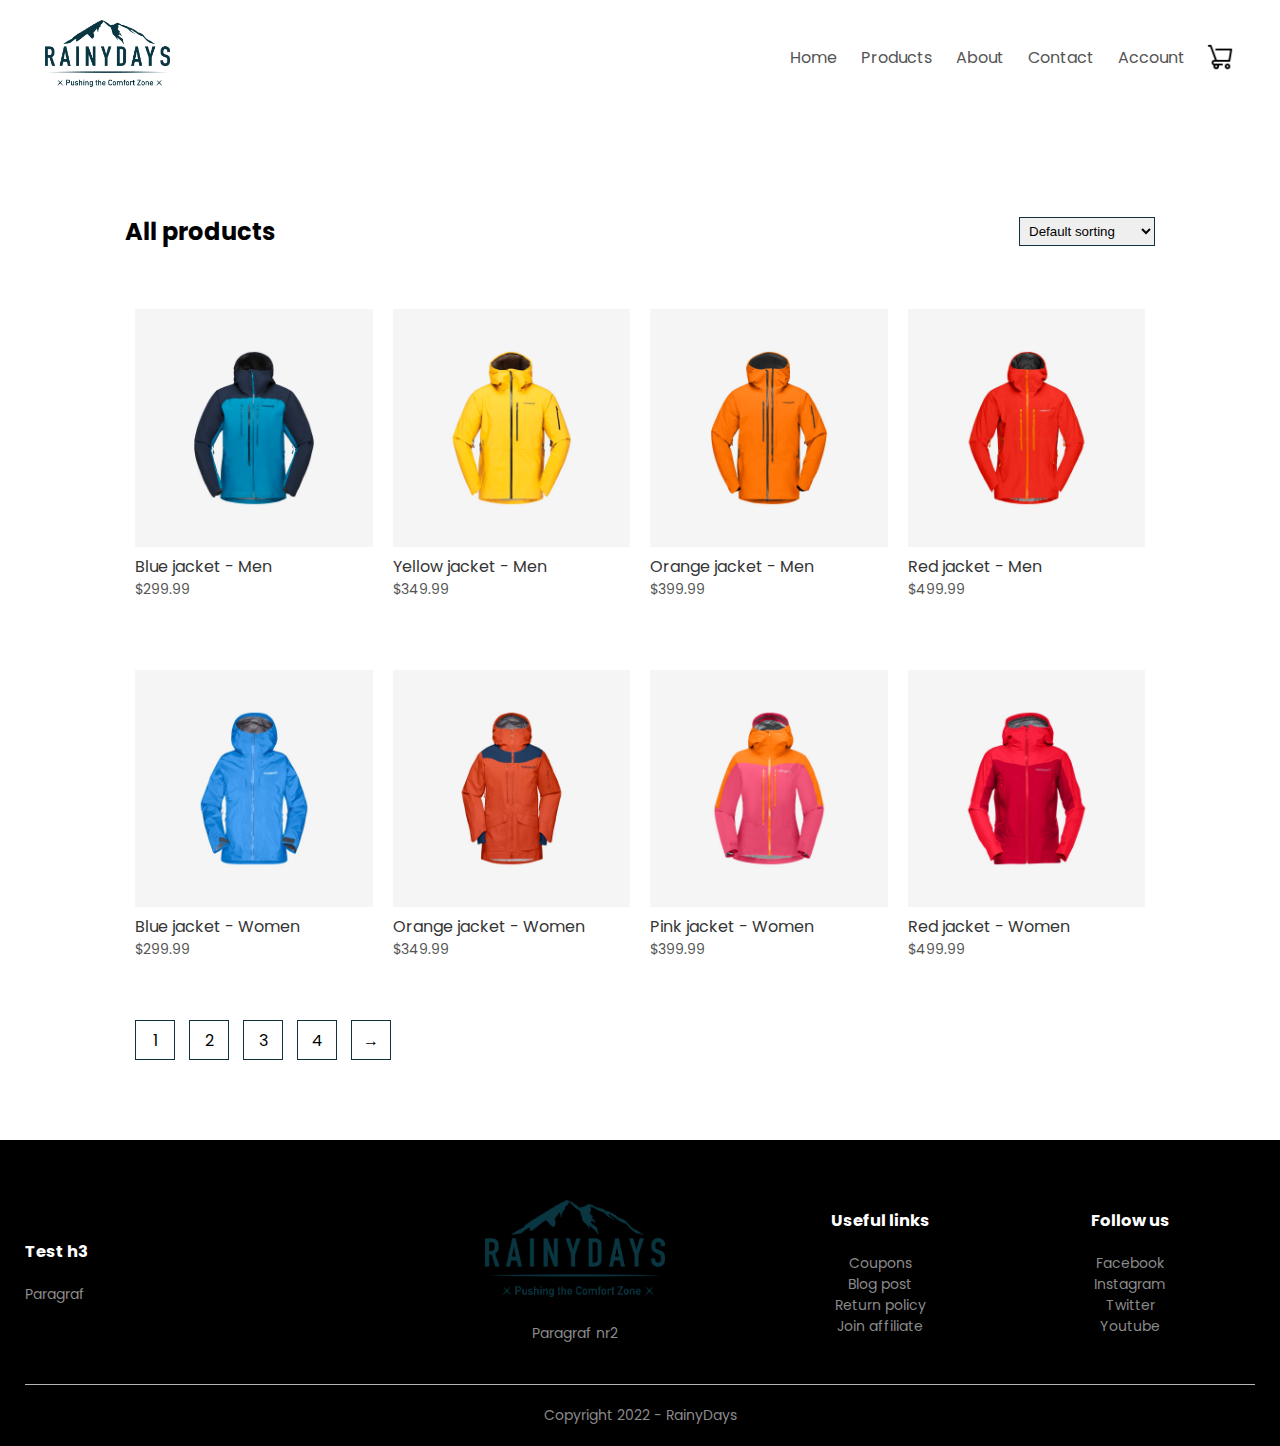
<file: products.html>
<!DOCTYPE html>
<html lang="en">
<head>
    <meta charset="UTF-8">
    <meta name="viewport" content="width=device-width, initial-scale=1.0">
    <title>All Products - RainyDays</title>
    <link rel="stylesheet" href="css/style.css">
    <link rel="preconnect" href="https://fonts.googleapis.com">
    <link rel="preconnect" href="https://fonts.gstatic.com" crossorigin>
    <link href="https://fonts.googleapis.com/css2?family=Poppins:wght@300;400;500;600;700&display=swap" rel="stylesheet">
</head>
<body>
    

    <div class="container">
        <div class="navbar">
            <div class="logo">
                <a href="index.html"><img src="images/RainyDays_Logo.png" width="125px"></a>
            </div>
            <nav>
                <ul id="MenuItems">
                    <li><a href="">Home</a></li>
                    <li><a href="">Products</a></li>
                    <li><a href="">About</a></li>
                    <li><a href="">Contact</a></li>
                    <li><a href="">Account</a></li>
                </ul>
            </nav>
            <img src="images/Checkout.png" width="30px" height="30px">
            <img src="images/Burger menu.png" class="menu-icon" onclick="menutoggle()">
        </div>
    </div>

    <div class="small-container">
        
        <div class="row row-2">
            <h2>All products</h2>
            <select>
                <option>Default sorting</option>
                <option>Sort by price</option>
                <option>Sort by popularity</option>
                <option>Sort by sale</option>
            </select>
        </div>
        
        <div class="row">
            <div class="col-4">
                <a href="product-details.html"><img src="images/Herre Blå 1.jpg"></a>
                <h4>Blue jacket - Men</h4>
                <p>$299.99</p>
            </div>
            <div class="col-4">
                <img src="images/Herre Gul 1.jpg">
                <h4>Yellow jacket - Men</h4>
                <p>$349.99</p>
            </div>
            <div class="col-4">
                <img src="images/Herre Oransje 1.jpg">
                <h4>Orange jacket - Men</h4>
                <p>$399.99</p>
            </div>
            <div class="col-4">
                <img src="images/Herre Rød 1.jpg">
                <h4>Red jacket - Men</h4>
                <p>$499.99</p>
            </div>
        </div>
        <div class="row">
            <div class="col-4">
                <img src="images/Dame Blå 1.jpg">
                <h4>Blue jacket - Women</h4>
                <p>$299.99</p>
            </div>
            <div class="col-4">
                <img src="images/Dame Oransje 1.jpg">
                <h4>Orange jacket - Women</h4>
                <p>$349.99</p>
            </div>
            <div class="col-4">
                <img src="images/Dame Rosa 1.jpg">
                <h4>Pink jacket - Women</h4>
                <p>$399.99</p>
            </div>
            <div class="col-4">
                <img src="images/Dame Rød 1.jpg">
                <h4>Red jacket - Women</h4>
                <p>$499.99</p>
            </div>
        </div>
        
        <div class="page-btn">
            <span>1</span>
            <span>2</span>
            <span>3</span>
            <span>4</span>
            <span>&#8594;</span>
        </div>
    </div>
  
    
<!------ footer ------>

    <div class="footer">
        <div class="container">
            <div class="row">
                <div class="footer-col-1">
                    <h3>Test h3</h3>
                    <p>Paragraf</p>
                </div>
                <div class="footer-col-2">
                    <img src="images/RainyDays_Logo.png">
                    <p>Paragraf nr2</p>
                </div>
                <div class="footer-col-3">
                    <h3>Useful links</h3>
                    <ul>
                        <li>Coupons</li>
                        <li>Blog post</li>
                        <li>Return policy</li>
                        <li>Join affiliate</li>
                    </ul>
                </div>
                <div class="footer-col-4">
                    <h3>Follow us</h3>
                    <ul>
                        <li>Facebook</li>
                        <li>Instagram</li>
                        <li>Twitter</li>
                        <li>Youtube</li>
                    </ul>
                </div>
            </div>
            <hr>
            <p class="copyright">Copyright 2022 - RainyDays</p>
        </div>
    </div>
    
<!------ js for toggle menu ------>
<script>
    var MenuItems = document.getElementById("MenuItems");
    
    MenuItems.style.maxHeight = "0px";
    
    function menutoggle(){
        if(MenuItems.style.maxHeight == "0px")
            {
                MenuItems.style.maxHeight = "200px";
            }
        else
            {
                MenuItems.style.maxHeight = "0px";
            }
    }
</script>
    
    
</body>
</html>
</file>
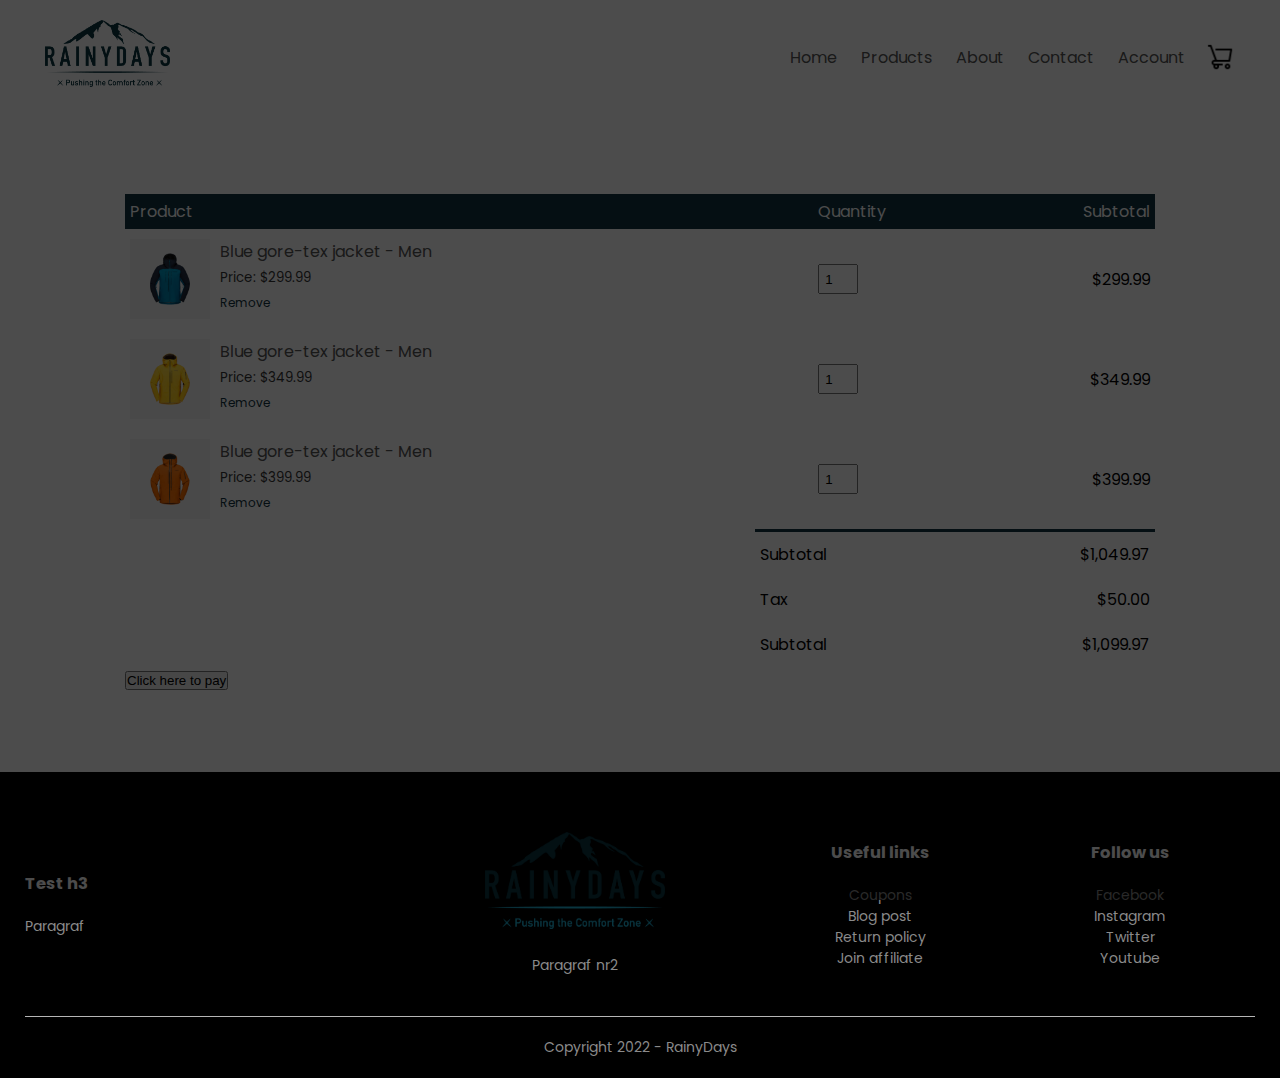
<file: RD/cart.html>
<!DOCTYPE html>
<html lang="en">
<head>
    <meta charset="UTF-8">
    <meta name="viewport" content="width=device-width, initial-scale=1.0">
    <title>All Products - RainyDays</title>
    <link rel="stylesheet" href="css/style.css">
    <link rel="preconnect" href="https://fonts.googleapis.com">
    <link rel="preconnect" href="https://fonts.gstatic.com" crossorigin>
    <link href="https://fonts.googleapis.com/css2?family=Poppins:wght@300;400;500;600;700&display=swap" rel="stylesheet">
</head>
<body>
    

    <div class="container">
        <div class="navbar">
            <div class="logo">
                <a href="index.html"><img src="images/RainyDays_Logo.png" width="125px"></a>
            </div>
            <nav>
                <ul id="MenuItems">
                    <li><a href="">Home</a></li>
                    <li><a href="">Products</a></li>
                    <li><a href="">About</a></li>
                    <li><a href="">Contact</a></li>
                    <li><a href="">Account</a></li>
                </ul>
            </nav>
            <img src="images/Checkout.png" width="30px" height="30px">
            <img src="images/Burger menu.png" class="menu-icon" onclick="menutoggle()">
        </div>
    </div>

<!------ cart items details ------>

    <div class="small-container cart-page">
        
        <table>
            <tr>
                <th>Product</th>
                <th>Quantity</th>
                <th>Subtotal</th>
            </tr>
            <tr>
                <td>
                    <div class="cart-info">
                        <img src="images/Herre Blå 1.jpg">
                        <div>
                            <p>Blue gore-tex jacket - Men</p>
                            <small>Price: $299.99</small>
                            <br>
                            <a href="">Remove</a>
                        </div>
                    </div>
                    
                </td>
                <td><input type="number" value="1"></td>
                <td>$299.99</td>
            </tr>
            <tr>
                <td>
                    <div class="cart-info">
                        <img src="images/Herre Gul 1.jpg">
                        <div>
                            <p>Blue gore-tex jacket - Men</p>
                            <small>Price: $349.99</small>
                            <br>
                            <a href="">Remove</a>
                        </div>
                    </div>
                    
                </td>
                <td><input type="number" value="1"></td>
                <td>$349.99</td>
            </tr>
            <tr>
                <td>
                    <div class="cart-info">
                        <img src="images/Herre Oransje 1.jpg">
                        <div>
                            <p>Blue gore-tex jacket - Men</p>
                            <small>Price: $399.99</small>
                            <br>
                            <a href="">Remove</a>
                        </div>
                    </div>
                    
                </td>
                <td><input type="number" value="1"></td>
                <td>$399.99</td>
            </tr>
        </table>
        
        <div class="total-price">
            <table>
                <tr>
                    <td>Subtotal</td>
                    <td>$1,049.97</td>
                </tr>
                <tr>
                    <td>Tax</td>
                    <td>$50.00</td>
                </tr>
                <tr>
                    <td>Subtotal</td>
                    <td>$1,099.97</td>
                </tr>
            </table>
        </div>
        
    <div class="popup" id="popup-1">
        <div class="overlay"></div>
        <div class="content">
            <div class="close-btn" onclick="togglePopup()">&times;
    </div>
        <h1>Thank you!</h1>
        <p>Purchase finished.</p>
        </div>
    </div>
    
    <button onclick="togglePopup()">Click here to pay</button>
        
        
        
        
        
    </div>
  
    
<!------ footer ------>

    <div class="footer">
        <div class="container">
            <div class="row">
                <div class="footer-col-1">
                    <h3>Test h3</h3>
                    <p>Paragraf</p>
                </div>
                <div class="footer-col-2">
                    <img src="images/RainyDays_Logo.png">
                    <p>Paragraf nr2</p>
                </div>
                <div class="footer-col-3">
                    <h3>Useful links</h3>
                    <ul>
                        <li>Coupons</li>
                        <li>Blog post</li>
                        <li>Return policy</li>
                        <li>Join affiliate</li>
                    </ul>
                </div>
                <div class="footer-col-4">
                    <h3>Follow us</h3>
                    <ul>
                        <li>Facebook</li>
                        <li>Instagram</li>
                        <li>Twitter</li>
                        <li>Youtube</li>
                    </ul>
                </div>
            </div>
            <hr>
            <p class="copyright">Copyright 2022 - RainyDays</p>
        </div>
    </div>
    
<!------ js for toggle menu ------>
<script>
    var MenuItems = document.getElementById("MenuItems");
    
    MenuItems.style.maxHeight = "0px";
    
    function menutoggle(){
        if(MenuItems.style.maxHeight == "0px")
            {
                MenuItems.style.maxHeight = "200px";
            }
        else
            {
                MenuItems.style.maxHeight = "0px";
            }
    }
</script> 
 
</body>
</html>
</file>
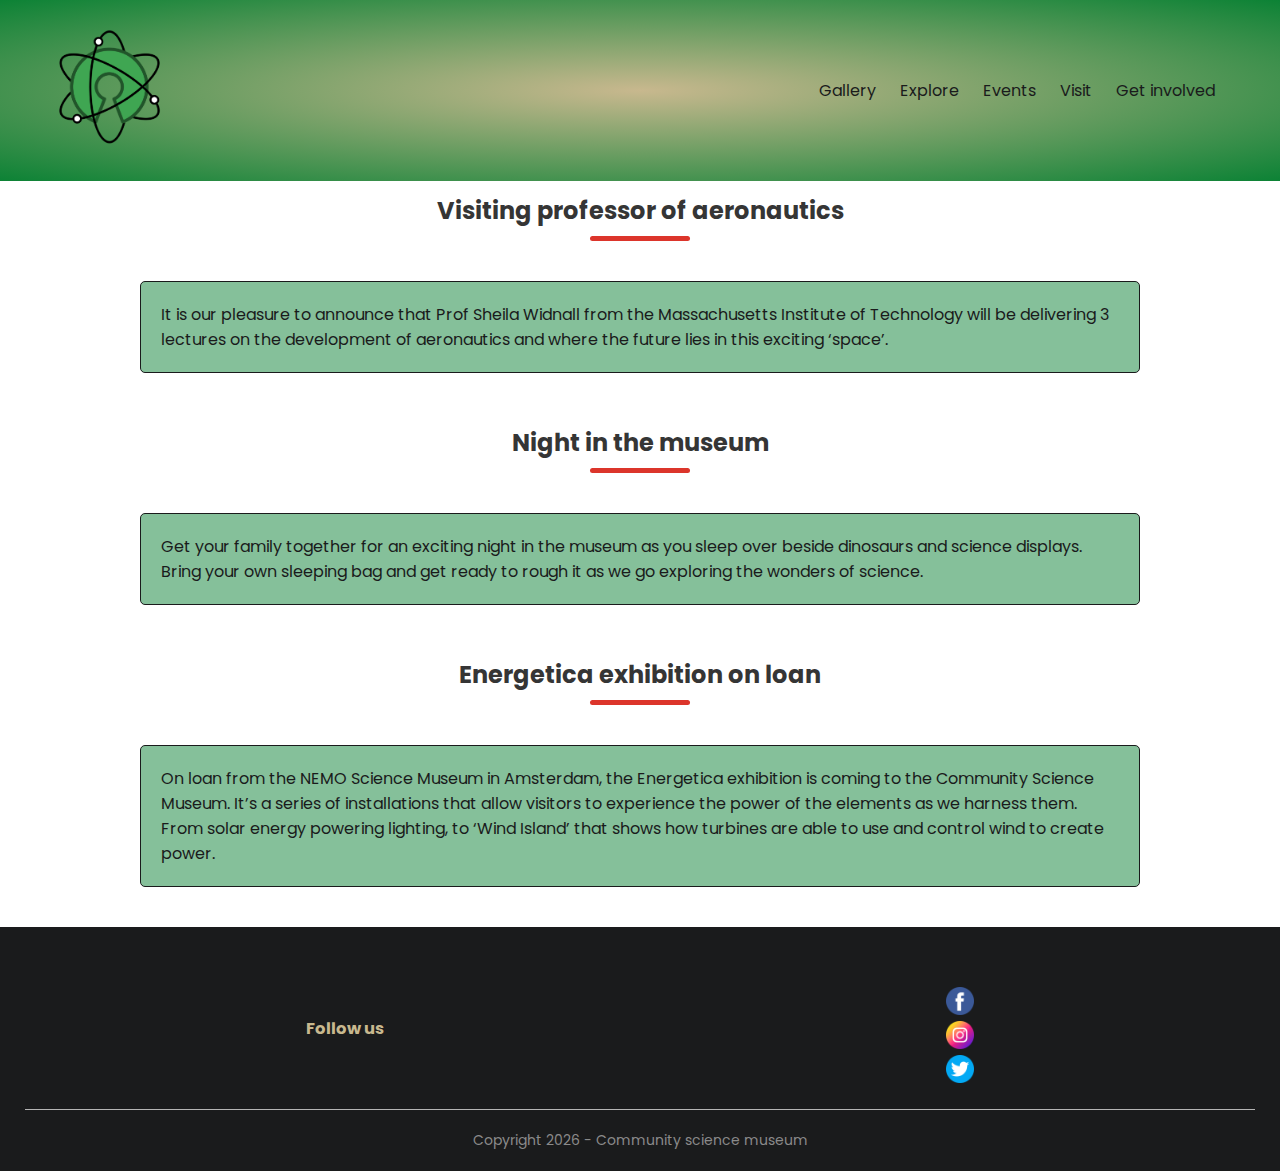
<file: Sem-pro/events.html>
<!DOCTYPE html>
<html lang="en">
<head>
    <meta charset="UTF-8">
    <meta name="viewport" content="width=device-width, initial-scale=1.0">
    <title>CommunityScienceMuseum</title>
    <link rel="stylesheet" href="css/style.css">
    <link rel="preconnect" href="https://fonts.googleapis.com">
    <link rel="preconnect" href="https://fonts.gstatic.com" crossorigin>
    <link href="https://fonts.googleapis.com/css2?family=Poppins:wght@300;400;500;600;700&display=swap" rel="stylesheet">
</head>
<body>
    
    <div class="header">
    <div class="container">
        <div class="navbar">
            <div class="logo">
                <a href="index.html"><img src="images/logo.png" width="125px"></a>
            </div>
            <nav>
                <ul id="MenuItems">
                    <li><a href="gallery.html">Gallery</a></li>
                    <li><a href="explore.html">Explore</a></li>
                    <li><a href="events.html">Events</a></li>
                    <li><a href="visit.html">Visit</a></li>
                    <li><a href="involved.html">Get involved</a></li>
                </ul>
            </nav>
            <img src="images/Burger menu.png" class="menu-icon" onclick="menutoggle()">
        </div>
    </div>
</div>
    
    <div class="small-container">
        <h2 class="title">Visiting professor of aeronautics</h2>
        <div class="row">
            <div class="green-box">
                It is our pleasure to announce that Prof Sheila Widnall from the Massachusetts Institute of Technology will be delivering 3 lectures on the development of aeronautics and where the future lies in this exciting ‘space’.
            </div>
        </div>
        <h2 class="title">Night in the museum</h2>
        <div class="row">
            <div class="green-box">
                Get your family together for an exciting night in the museum as you sleep over beside dinosaurs and science displays. Bring your own sleeping bag and get ready to rough it as we go exploring the wonders of science.
            </div>
        </div>
        <h2 class="title">Energetica exhibition on loan</h2>
        <div class="row">
            <div class="green-box">
                On loan from the NEMO Science Museum in Amsterdam, the Energetica exhibition is coming to the Community Science Museum. It’s a series of installations that allow visitors to experience the power of the elements as we harness them. From solar energy powering lighting, to ‘Wind Island’ that shows how turbines are able to use and control wind to create power.
            </div>
        </div>
    </div>

<!------ footer ------>

    <div class="footer">
        <div class="container">
            <div class="row">
                    <h3>Follow us</h3>
                    <ul>
                        <li><img style="width: 28px; height: 28px;" src="images/Facebook.png"></li>
                        <li><img style="width: 28px; height: 28px;" src="images/Instagram.png"></li>
                        <li><img style="width: 28px; height: 28px;" src="images/Twitter.png"></li>
                    </ul>
            </div>
            <hr>
            <p class="copyright">Copyright <span id="year"></span> - Community science museum</p>
        </div>
    </div>
    
<!------ js for toggle menu ------>
<script>
    var MenuItems = document.getElementById("MenuItems");
    
    MenuItems.style.maxHeight = "0px";
    
    function menutoggle(){
        if(MenuItems.style.maxHeight == "0px")
            {
                MenuItems.style.maxHeight = "250px";
            }
        else
            {
                MenuItems.style.maxHeight = "0px";
            }
    }
</script>
<!------ js for year ------>
<script>
    document.getElementById("year").innerHTML = new Date().getFullYear();
</script>
    
    
</body>
</html>
</file>
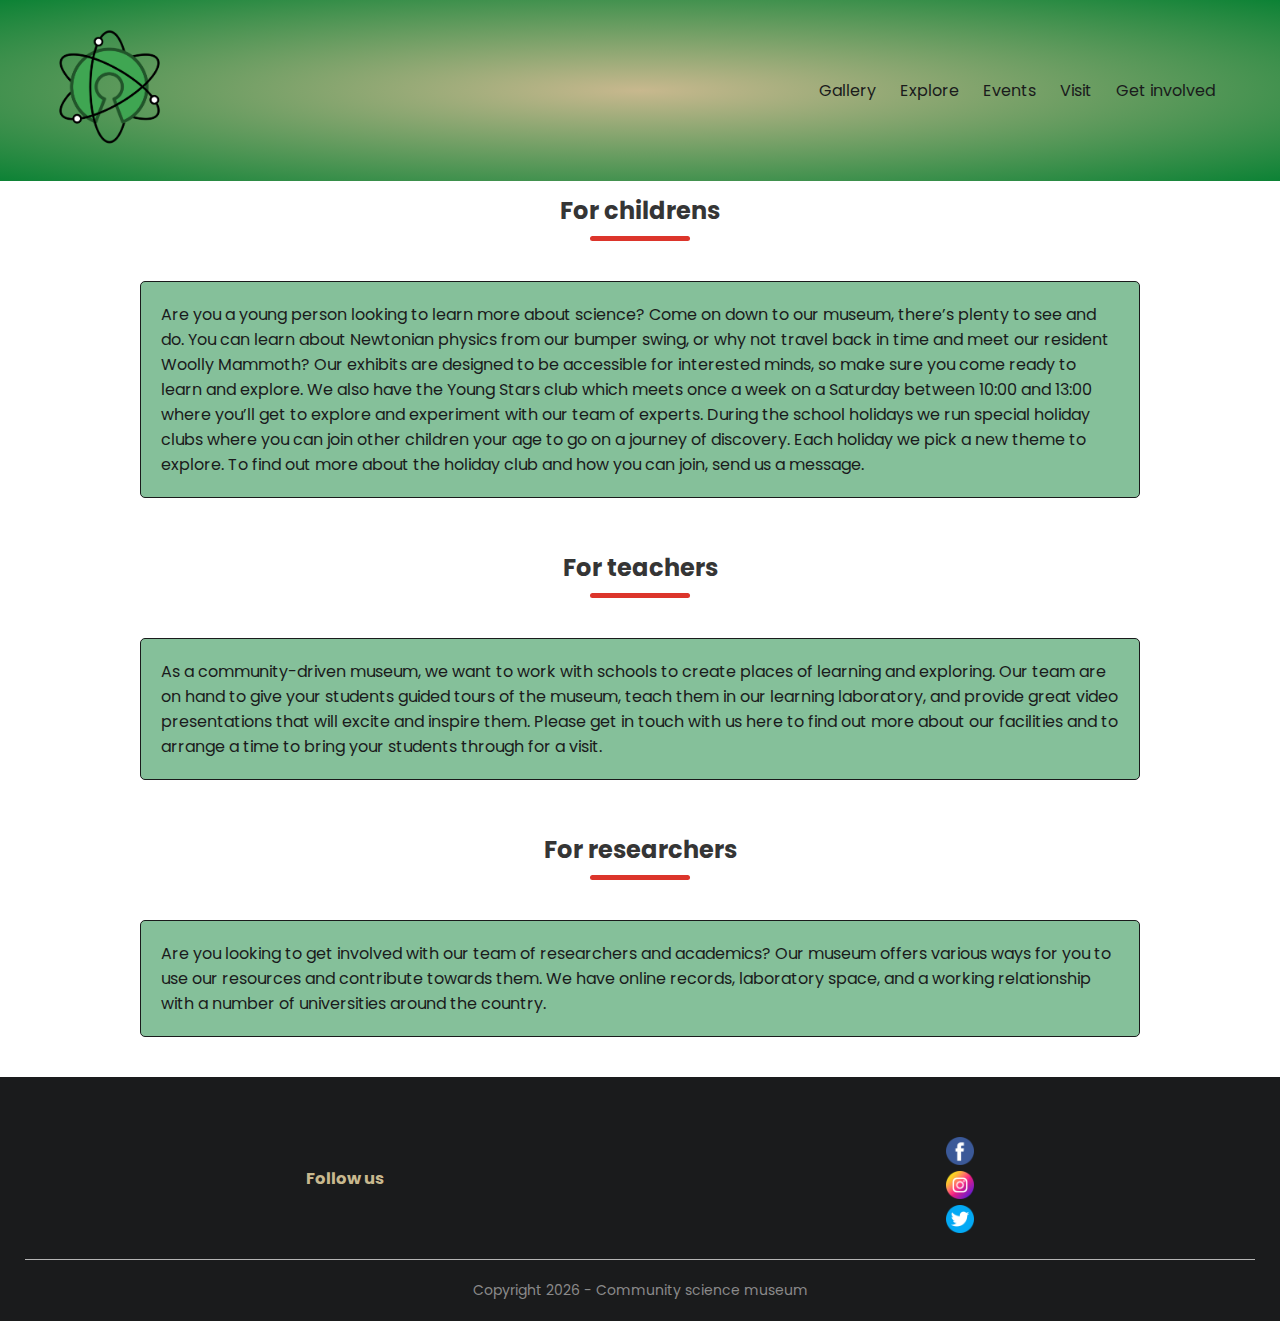
<file: Sem-pro/explore.html>
<!DOCTYPE html>
<html lang="en">
<head>
    <meta charset="UTF-8">
    <meta name="viewport" content="width=device-width, initial-scale=1.0">
    <title>CommunityScienceMuseum</title>
    <link rel="stylesheet" href="css/style.css">
    <link rel="preconnect" href="https://fonts.googleapis.com">
    <link rel="preconnect" href="https://fonts.gstatic.com" crossorigin>
    <link href="https://fonts.googleapis.com/css2?family=Poppins:wght@300;400;500;600;700&display=swap" rel="stylesheet">
</head>
<body>
    
    <div class="header">
    <div class="container">
        <div class="navbar">
            <div class="logo">
                <a href="index.html"><img src="images/logo.png" width="125px"></a>
            </div>
            <nav>
                <ul id="MenuItems">
                    <li><a href="gallery.html">Gallery</a></li>
                    <li><a href="explore.html">Explore</a></li>
                    <li><a href="events.html">Events</a></li>
                    <li><a href="visit.html">Visit</a></li>
                    <li><a href="involved.html">Get involved</a></li>
                </ul>
            </nav>
            <img src="images/Burger menu.png" class="menu-icon" onclick="menutoggle()">
        </div>
    </div>
</div>
    
    <div class="small-container">
        <h2 class="title">For childrens</h2>
        <div class="row">
            <div class="green-box">
                Are you a young person looking to learn more about science? Come on down to our museum, there’s plenty to see and do.
                You can learn about Newtonian physics from our bumper swing, or why not travel back in time and meet our resident Woolly Mammoth? Our exhibits are designed to be accessible for interested minds, so make sure you come ready to learn and explore.
                We also have the Young Stars club which meets once a week on a Saturday between 10:00 and 13:00 where you’ll get to explore and experiment with our team of experts.
                During the school holidays we run special holiday clubs where you can join other children your age to go on a journey of discovery. Each holiday we pick a new theme to explore. To find out more about the holiday club and how you can join, send us a message.
            </div>
        </div>
        <h2 class="title">For teachers</h2>
        <div class="row">
            <div class="green-box">
                As a community-driven museum, we want to work with schools to create places of learning and exploring. Our team are on hand to give your students guided tours of the museum, teach them in our learning laboratory, and provide great video presentations that will excite and inspire them.
                Please get in touch with us here to find out more about our facilities and to arrange a time to bring your students through for a visit.
            </div>
        </div>
        <h2 class="title">For researchers</h2>
        <div class="row">
            <div class="green-box">
                Are you looking to get involved with our team of researchers and academics? Our museum offers various ways for you to use our resources and contribute towards them. We have online records, laboratory space, and a working relationship with a number of universities around the country.
            </div>
        </div>
    </div>

<!------ footer ------>

    <div class="footer">
        <div class="container">
            <div class="row">
                    <h3>Follow us</h3>
                    <ul>
                        <li><img style="width: 28px; height: 28px;" src="images/Facebook.png"></li>
                        <li><img style="width: 28px; height: 28px;" src="images/Instagram.png"></li>
                        <li><img style="width: 28px; height: 28px;" src="images/Twitter.png"></li>
                    </ul>
            </div>
            <hr>
            <p class="copyright">Copyright <span id="year"></span> - Community science museum</p>
        </div>
    </div>
    
<!------ js for toggle menu ------>
<script>
    var MenuItems = document.getElementById("MenuItems");
    
    MenuItems.style.maxHeight = "0px";
    
    function menutoggle(){
        if(MenuItems.style.maxHeight == "0px")
            {
                MenuItems.style.maxHeight = "250px";
            }
        else
            {
                MenuItems.style.maxHeight = "0px";
            }
    }
</script>
<!------ js for year ------>
<script>
    document.getElementById("year").innerHTML = new Date().getFullYear();
</script>
    
    
</body>
</html>
</file>
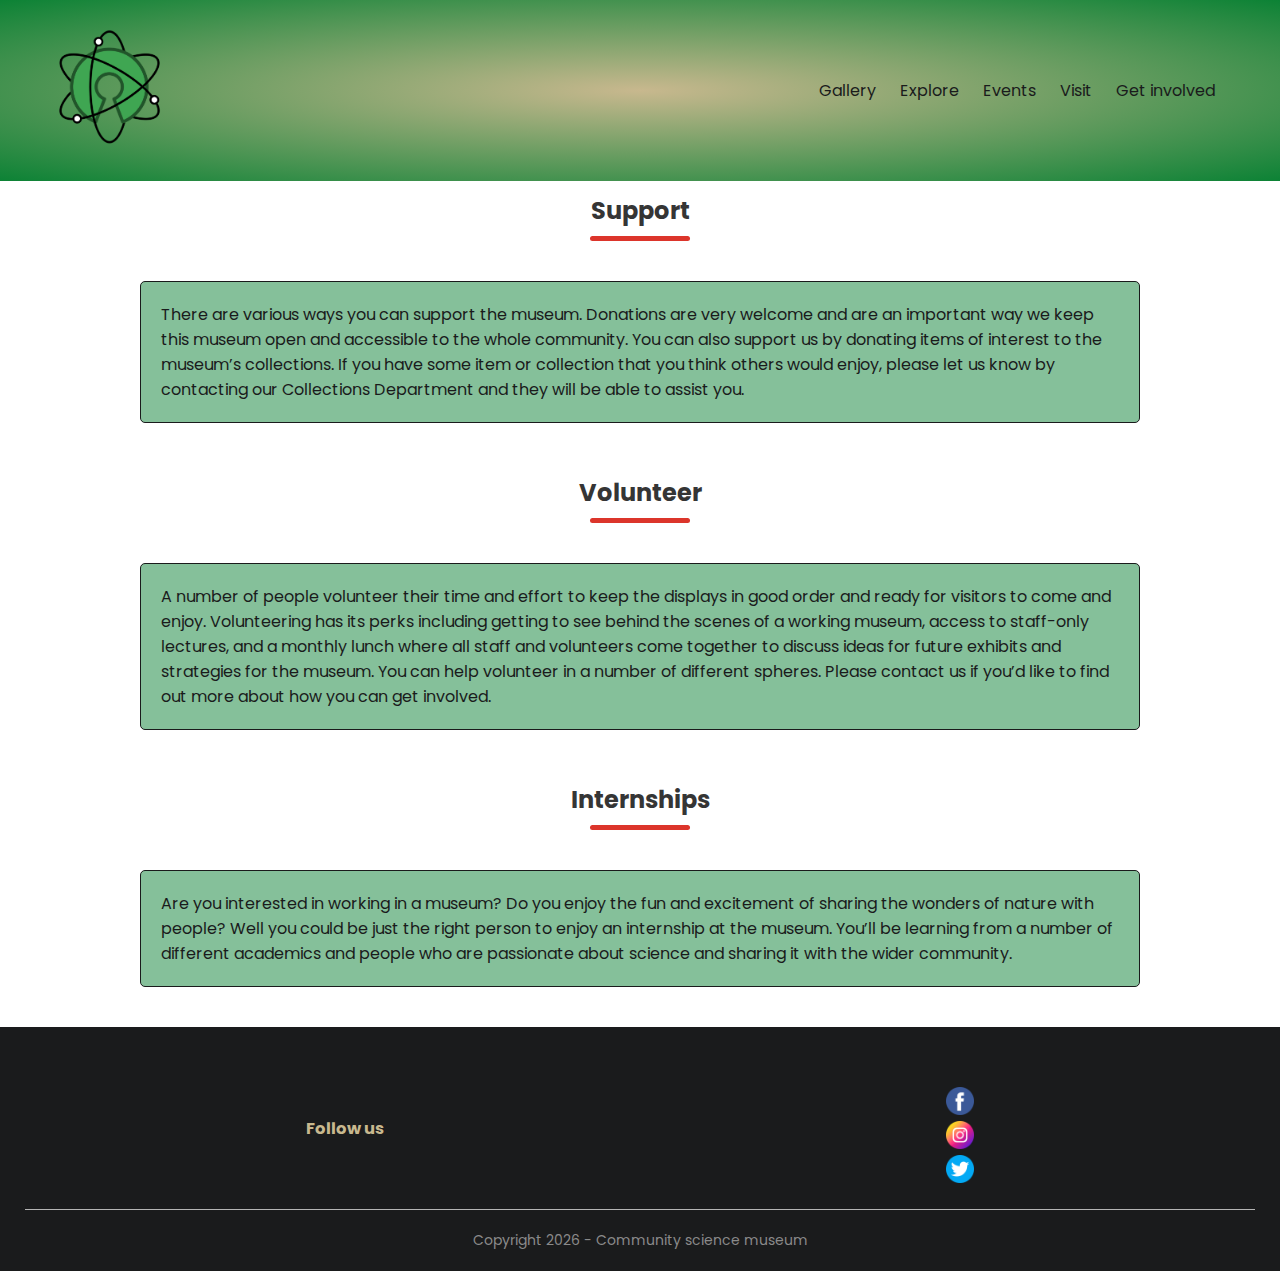
<file: Sem-pro/involved.html>
<!DOCTYPE html>
<html lang="en">
<head>
    <meta charset="UTF-8">
    <meta name="viewport" content="width=device-width, initial-scale=1.0">
    <title>CommunityScienceMuseum</title>
    <link rel="stylesheet" href="css/style.css">
    <link rel="preconnect" href="https://fonts.googleapis.com">
    <link rel="preconnect" href="https://fonts.gstatic.com" crossorigin>
    <link href="https://fonts.googleapis.com/css2?family=Poppins:wght@300;400;500;600;700&display=swap" rel="stylesheet">
</head>
<body>
    
    <div class="header">
    <div class="container">
        <div class="navbar">
            <div class="logo">
                <a href="index.html"><img src="images/logo.png" width="125px"></a>
            </div>
            <nav>
                <ul id="MenuItems">
                    <li><a href="gallery.html">Gallery</a></li>
                    <li><a href="explore.html">Explore</a></li>
                    <li><a href="events.html">Events</a></li>
                    <li><a href="visit.html">Visit</a></li>
                    <li><a href="involved.html">Get involved</a></li>
                </ul>
            </nav>
            <img src="images/Burger menu.png" class="menu-icon" onclick="menutoggle()">
        </div>
    </div>
</div>
    
    <div class="small-container">
        <h2 class="title">Support</h2>
        <div class="row">
            <div class="green-box">
                There are various ways you can support the museum. Donations are very welcome and are an important way we keep this museum open and accessible to the whole community. 
                You can also support us by donating items of interest to the museum’s collections. If you have some item or collection that you think others would enjoy, please let us know by contacting our Collections Department and they will be able to assist you.
            </div>
        </div>
        <h2 class="title">Volunteer</h2>
        <div class="row">
            <div class="green-box">
                A number of people volunteer their time and effort to keep the displays in good order and ready for visitors to come and enjoy. Volunteering has its perks including getting to see behind the scenes of a working museum, access to staff-only lectures, and a monthly lunch where all staff and volunteers come together to discuss ideas for future exhibits and strategies for the museum.
                You can help volunteer in a number of different spheres. Please contact us if you’d like to find out more about how you can get involved.
            </div>
        </div>
        <h2 class="title">Internships</h2>
        <div class="row">
            <div class="green-box">
                Are you interested in working in a museum? Do you enjoy the fun and excitement of sharing the wonders of nature with people? Well you could be just the right person to enjoy an internship at the museum.
                You’ll be learning from a number of different academics and people who are passionate about science and sharing it with the wider community.
            </div>
        </div>
    </div>

<!------ footer ------>

    <div class="footer">
        <div class="container">
            <div class="row">
                    <h3>Follow us</h3>
                    <ul>
                        <li><img style="width: 28px; height: 28px;" src="images/Facebook.png"></li>
                        <li><img style="width: 28px; height: 28px;" src="images/Instagram.png"></li>
                        <li><img style="width: 28px; height: 28px;" src="images/Twitter.png"></li>
                    </ul>
            </div>
            <hr>
            <p class="copyright">Copyright <span id="year"></span> - Community science museum</p>
        </div>
    </div>
    
<!------ js for toggle menu ------>
<script>
    var MenuItems = document.getElementById("MenuItems");
    
    MenuItems.style.maxHeight = "0px";
    
    function menutoggle(){
        if(MenuItems.style.maxHeight == "0px")
            {
                MenuItems.style.maxHeight = "250px";
            }
        else
            {
                MenuItems.style.maxHeight = "0px";
            }
    }
</script>
<!------ js for year ------>
<script>
    document.getElementById("year").innerHTML = new Date().getFullYear();
</script>
    
    
</body>
</html>
</file>
<file: css/style.css>
*{
    margin: 0;
    padding: 0;
    box-sizing: border-box;
}

body{
    font-family: 'Poppins', sans-serif;
}

.navbar{
    display: flex;
    align-items: center;
    padding: 20px;
}
nav{
    flex: 1;
    text-align: right;
}
nav ul{
    display: inline-block;
    list-style-type: none;
}
nav ul li{
    display: inline-block;
    margin-right: 20px;
}
a{
    text-decoration: none;
    color: #555;
}
p{
    color: #555;
}
.container{
    max-width: 1300px;
    margin: auto;
    padding-left: 25px;
    padding-right: 25px;
}
.row{
    display: flex;
    align-items: center;
    flex-wrap: wrap;
    justify-content: space-around;
}
.col-2{
    flex-basis: 50%;
    min-width: 300px;
}
.col-2 img{
    max-width: 100%;
    padding: 50px 0;
}
.col-2 h1{
    font-size: 50px;
    line-height: 60px;
    margin: 25px 0;
}
.btn{
    display: inline-block;
    background: rgb(53, 53, 53);
    color: #fff;
    padding: 8px 30px;
    margin: 30px 0;
    border-radius: 30px;
    transition: background 0.5s;
}
.btn:hover{
    background: #fff;
    color: rgb(53, 53, 53);
}
.header{
    background: radial-gradient(#F5F5F5,#F5F5F5);
}
.header .row{
    margin-top: 70px;
}
.categories{
    margin: 70px;
}
.col-3{
    flex-basis: 30%;
    min-width: 250px;
    margin-bottom: 30px;
}
.col-3 img{
    width: 100%;
}
.small-container{
    max-width: 1080px;
    margin: auto;
    padding-left: 25px;
    padding-right: 25px;
}
.col-4{
    flex-basis: 25%;
    padding: 10px;
    min-width: 200px;
    margin-bottom: 50px;
    transition: transform 0.5s;
}
.col-4 img{
    width: 100%;
}
.title{
    text-align: center;
    margin: 0 auto 80px;
    position: relative;
    line-height: 60px;
    color: rgb(53, 53, 53);
}
.title::after{
    content: '';
    background: #113340;
    width: 80px;
    height: 5px;
    border-radius: 5px;
    position: absolute;
    bottom: 0;
    left: 50%;
    transform: translateX(-50%);
}
h4{
    color: rgb(53, 53, 53);
    font-weight: normal;
}
.col-4 p{
    font-size: 14px;
}
.col-4:hover{
    transform: translateY(-5px);
}

/*------ offer ------*/

.offer{
    background: radial-gradient(#F5F5F5,#F5F5F5);
    margin-top: 80px;
    padding: 30px 0;
}
.col-2 .offer-img{
    padding: 50px;
}
small{
    color: rgb(53, 53, 53);
}

/*------ brands ------*/

.brands{
    margin: 100px auto;
}
.col-5{
    width: 160px;
}
.col-5 img{
    width: 100%;
    cursor: pointer;
    filter: grayscale(100%)
}
.col-5 img:hover{
    filter: grayscale(0);
}

/*------ footer ------*/

.footer{
    background: #000;
    color: #8a8a8a;
    font-size: 14px;
    padding: 60px 0 20px;
}
.footer p{
    color: #8a8a8a;
}
.footer h3{
    color: #fff;
    margin-bottom: 20px;
}
.footer-col-1, .footer-col-2, .footer-col-3, .footer-col-4{
    min-width: 250px;
    margin-bottom: 20px;
}
.footer-col-1{
    flex-basis: 30%;
}
.footer-col-2{
    flex: 1;
    text-align: center;
}
.footer-col-2 img{
    width: 180px;
    margin-bottom: 20px;
}
.footer-col-3, .footer-col-4{
    flex-basis: 12%;
    text-align: center;
}
ul{
    list-style-type: none;
}
.footer hr{
    border: none;
    background: #b5b5b5;
    height: 1px;
    margin: 20px 0;
}
.copyright{
    text-align: center;
}
.menu-icon{
    width: 28px;
    margin-left: 20px;
    display: none;
}

/*------ media query for menu ------*/

@media only screen and (max-width: 800px){
    nav ul{
        position: absolute;
        top: 70px;
        left: 0;
        background: #333;
        width: 100%;
        overflow: hidden;
        transition: max-height 0.5s;
    }
    nav ul li{
        display: block;
        margin-right: 50px;
        margin-top: 10px;
        margin-bottom: 10px;
    }
    nav ul li a{
        color: #fff;
    }
    .menu-icon{
        display: block;
        cursor: pointer;
    }
}

/*------ all products page ------*/

.row-2{
    justify-content: space-between;
    margin: 100px auto 50px;
}
select{
    border: 1px solid #113340;
    padding: 5px;
}
select:focus{
    outline: none;
}
.page-btn{
    margin: 0 auto 80px;
}
.page-btn span{
    display: inline-block;
    border: 1px solid #113340;
    margin-left: 10px;
    width: 40px;
    height: 40px;
    text-align: center;
    line-height: 40px;
    cursor: pointer;
}
.page-btn span:hover{
    background: #113340;
    color: #fff;
}

/*------ single product details ------*/

.single-product{
    margin-top: 80px;
}
.single-product .col-2 img{
    padding: 0;
}
.single-product .col-2{
    padding: 20px;
}
.single-product h4{
    margin: 20px 0;
    font-size: 22px;
    font-weight: bold;
}
.single-product select{
    display: block;
    padding: 10px;
    margin-top: 20px;
}
.single-product input{
    width: 50px;
    height: 40px;
    padding-left: 10px;
    font-size: 20px;
    padding-right: 10px;
    border: 1px solid #113340;
}
input:focus{
    outline: none;
}

.small-img-row{
    display: flex;
    justify-content: space-between;
}
.small-img-col{
    flex-basis: 48%;
    cursor: pointer;
}

/*------ cart items ------*/

.cart-page{
    margin: 80px auto;
}
table{
    width: 100%;
    border-collapse: collapse;
}
.cart-info{
    display: flex;
    flex-wrap: wrap;
}
th{
    text-align: left;
    padding: 5px;
    color: #fff;
    background: #113340;
    font-weight: normal;
}

td{
    padding: 10px 5px;
}
td input{
    width: 40px;
    height: 30px;
    padding: 5px;
}
td a{
    color: #113340;
    font-size: 12px;
}
td img{
    width: 80px;
    height: 80px;
    margin-right: 10px;
}
.total-price{
    display: flex;
    justify-content: flex-end;
}
.total-price table{
    border-top: 3px solid #113340;
    width: 100%;
    max-width: 400px;
}
td:last-child{
    text-align: right;
}
th:last-child{
    text-align: right;
}







/*------ media query for less than 600 screen size ------*/

@media only screen and (max-width: 600px){
    .row{
        text-align: center;
    }
    .col-2, .col-3, .col-4{
        flex-basis: 100%;
    }
    .single-product .row{
        text-align: left;
    }
    .single-product .col-2{
        padding: 20px 0;
    }
    .single-product h1{
        font-size: 26px;
        line-height: 32px;
    }
    .cart-info p{
        display: none;
    }
}
</file>
<file: RD/css/style.css>
*{
    margin: 0;
    padding: 0;
    box-sizing: border-box;
}

body{
    font-family: 'Poppins', sans-serif;
}

.navbar{
    display: flex;
    align-items: center;
    padding: 20px;
}
nav{
    flex: 1;
    text-align: right;
}
nav ul{
    display: inline-block;
    list-style-type: none;
}
nav ul li{
    display: inline-block;
    margin-right: 20px;
}
a{
    text-decoration: none;
    color: #555;
}
p{
    color: #555;
}
.container{
    max-width: 1300px;
    margin: auto;
    padding-left: 25px;
    padding-right: 25px;
}
.row{
    display: flex;
    align-items: center;
    flex-wrap: wrap;
    justify-content: space-around;
}
.col-2{
    flex-basis: 50%;
    min-width: 300px;
}
.col-2 img{
    max-width: 100%;
    padding: 50px 0;
}
.col-2 h1{
    font-size: 50px;
    line-height: 60px;
    margin: 25px 0;
}
.btn{
    display: inline-block;
    background: rgb(53, 53, 53);
    color: #fff;
    padding: 8px 30px;
    margin: 30px 0;
    border-radius: 30px;
    transition: background 0.5s;
}
.btn:hover{
    background: #fff;
    color: rgb(53, 53, 53);
}
.header{
    background: radial-gradient(#F5F5F5,#F5F5F5);
}
.header .row{
    margin-top: 70px;
}
.categories{
    margin: 70px;
}
.col-3{
    flex-basis: 30%;
    min-width: 250px;
    margin-bottom: 30px;
}
.col-3 img{
    width: 100%;
}
.small-container{
    max-width: 1080px;
    margin: auto;
    padding-left: 25px;
    padding-right: 25px;
}
.col-4{
    flex-basis: 25%;
    padding: 10px;
    min-width: 200px;
    margin-bottom: 50px;
    transition: transform 0.5s;
}
.col-4 img{
    width: 100%;
}
.title{
    text-align: center;
    margin: 0 auto 80px;
    position: relative;
    line-height: 60px;
    color: rgb(53, 53, 53);
}
.title::after{
    content: '';
    background: #113340;
    width: 80px;
    height: 5px;
    border-radius: 5px;
    position: absolute;
    bottom: 0;
    left: 50%;
    transform: translateX(-50%);
}
h4{
    color: rgb(53, 53, 53);
    font-weight: normal;
}
.col-4 p{
    font-size: 14px;
}
.col-4:hover{
    transform: translateY(-5px);
}

/*------ offer ------*/

.offer{
    background: radial-gradient(#F5F5F5,#F5F5F5);
    margin-top: 80px;
    padding: 30px 0;
}
.col-2 .offer-img{
    padding: 50px;
}
small{
    color: rgb(53, 53, 53);
}

/*------ brands ------*/

.brands{
    margin: 100px auto;
}
.col-5{
    width: 160px;
}
.col-5 img{
    width: 100%;
    cursor: pointer;
    filter: grayscale(100%)
}
.col-5 img:hover{
    filter: grayscale(0);
}

/*------ footer ------*/

.footer{
    background: #000;
    color: #8a8a8a;
    font-size: 14px;
    padding: 60px 0 20px;
}
.footer p{
    color: #8a8a8a;
}
.footer h3{
    color: #fff;
    margin-bottom: 20px;
}
.footer-col-1, .footer-col-2, .footer-col-3, .footer-col-4{
    min-width: 250px;
    margin-bottom: 20px;
}
.footer-col-1{
    flex-basis: 30%;
}
.footer-col-2{
    flex: 1;
    text-align: center;
}
.footer-col-2 img{
    width: 180px;
    margin-bottom: 20px;
}
.footer-col-3, .footer-col-4{
    flex-basis: 12%;
    text-align: center;
}
ul{
    list-style-type: none;
}
.footer hr{
    border: none;
    background: #b5b5b5;
    height: 1px;
    margin: 20px 0;
}
.copyright{
    text-align: center;
}
.menu-icon{
    width: 28px;
    margin-left: 20px;
    display: none;
}

/*------ media query for menu ------*/

@media only screen and (max-width: 800px){
    nav ul{
        position: absolute;
        top: 70px;
        left: 0;
        background: #333;
        width: 100%;
        overflow: hidden;
        transition: max-height 0.5s;
    }
    nav ul li{
        display: block;
        margin-right: 50px;
        margin-top: 10px;
        margin-bottom: 10px;
    }
    nav ul li a{
        color: #fff;
    }
    .menu-icon{
        display: block;
        cursor: pointer;
    }
}

/*------ all products page ------*/

.row-2{
    justify-content: space-between;
    margin: 100px auto 50px;
}
select{
    border: 1px solid #113340;
    padding: 5px;
}
select:focus{
    outline: none;
}
.page-btn{
    margin: 0 auto 80px;
}
.page-btn span{
    display: inline-block;
    border: 1px solid #113340;
    margin-left: 10px;
    width: 40px;
    height: 40px;
    text-align: center;
    line-height: 40px;
    cursor: pointer;
}
.page-btn span:hover{
    background: #113340;
    color: #fff;
}

/*------ single product details ------*/

.single-product{
    margin-top: 80px;
}
.single-product .col-2 img{
    padding: 0;
}
.single-product .col-2{
    padding: 20px;
}
.single-product h4{
    margin: 20px 0;
    font-size: 22px;
    font-weight: bold;
}
.single-product select{
    display: block;
    padding: 10px;
    margin-top: 20px;
}
.single-product input{
    width: 50px;
    height: 40px;
    padding-left: 10px;
    font-size: 20px;
    padding-right: 10px;
    border: 1px solid #113340;
}
input:focus{
    outline: none;
}

.small-img-row{
    display: flex;
    justify-content: space-between;
}
.small-img-col{
    flex-basis: 48%;
    cursor: pointer;
}

/*------ cart items ------*/

.cart-page{
    margin: 80px auto;
}
table{
    width: 100%;
    border-collapse: collapse;
}
.cart-info{
    display: flex;
    flex-wrap: wrap;
}
th{
    text-align: left;
    padding: 5px;
    color: #fff;
    background: #113340;
    font-weight: normal;
}

td{
    padding: 10px 5px;
}
td input{
    width: 40px;
    height: 30px;
    padding: 5px;
}
td a{
    color: #113340;
    font-size: 12px;
}
td img{
    width: 80px;
    height: 80px;
    margin-right: 10px;
}
.total-price{
    display: flex;
    justify-content: flex-end;
}
.total-price table{
    border-top: 3px solid #113340;
    width: 100%;
    max-width: 400px;
}
td:last-child{
    text-align: right;
}
th:last-child{
    text-align: right;
}
.popup .overlay{
    position: fixed;
    top: 0px;
    left: 0px;
    width: 100vw;
    height: 100vh;
    background: rgba(0,0,0,0.7);
    z-index: 1;
}
.popup .content{
    position: absolute;
    top: 50%;
    left: 50%;
    transform: translate(-50%,-50%) scale(0);
    background: #fff;
    width: 450px;
    height: 220px;
    z-index: 2;
    text-align: center;
    padding: 20px;
    box-sizing: border-box;
}
.popup .close-btn{
    cursor: pointer;
    position: absolute;
    right: 20px;
    top: 20px;
    width: 30px;
    height: 30px;
    background: #222;
    color: #fff;
    font-size: 25px;
    font-weight: 600;
    line-height: 30px;
    text-align: center;
    border-radius: 50%;
}
.popup.active .overlay{
    display: block;
}
.popup.active .content{
    transition: all 300ms ease-in-out;
    transform: translate(-50%,-50%) scale(1);
}







/*------ media query for less than 600 screen size ------*/

@media only screen and (max-width: 600px){
    .row{
        text-align: center;
    }
    .col-2, .col-3, .col-4{
        flex-basis: 100%;
    }
    .single-product .row{
        text-align: left;
    }
    .single-product .col-2{
        padding: 20px 0;
    }
    .single-product h1{
        font-size: 26px;
        line-height: 32px;
    }
    .cart-info p{
        display: none;
    }
}
</file>
<file: Sem-pro/css/style.css>
*{
    margin: 0;
    padding: 0;
    box-sizing: border-box;
}

body{
    font-family: 'Poppins', sans-serif;
}

.navbar{
    display: flex;
    align-items: center;
    padding: 20px;
}
nav{
    flex: 1;
    text-align: right;
}
nav ul{
    display: inline-block;
    list-style-type: none;
}
nav ul li{
    display: inline-block;
    margin-right: 20px;
}
a{
    text-decoration: none;
    color: #1A1B1C;
}
p{
    color: #1A1B1C;
}
.container{
    max-width: 1300px;
    margin: auto;
    padding-left: 25px;
    padding-right: 25px;
}
.row{
    display: flex;
    align-items: center;
    flex-wrap: wrap;
    justify-content: space-around;
}
.col-2{
    flex-basis: 50%;
    min-width: 300px;
}
.col-2 img{
    max-width: 100%;
    padding: 50px 0;
}
.col-2 h1{
    font-size: 50px;
    line-height: 60px;
    margin: 25px 0;
}
.btn{
    display: inline-block;
    background: rgba(220,53,43,1);
    color: #C8B88E;
    padding: 8px 30px;
    margin: 30px 0;
    border-radius: 30px;
    transition: background 0.5s;
}
.btn:hover{
    background: rgba(200,184,142,1);
    color: #1A1B1C;
}
.header{
    background: radial-gradient(#C8B88E,#0C8235);
}
.header .row{
    margin-top: 70px;
}
.categories{
    margin: 70px;
}
.col-3{
    flex-basis: 30%;
    min-width: 250px;
    margin-bottom: 30px;
}
.col-3 img{
    width: 100%;
}
.small-container{
    max-width: 1080px;
    margin: auto;
    padding-left: 25px;
    padding-right: 25px;
}
.col-4{
    flex-basis: 25%;
    padding: 10px;
    min-width: 200px;
    margin-bottom: 50px;
    transition: transform 0.5s;
}
.col-4 img{
    width: 100%;
}
.title{
    text-align: center;
    margin: 0 auto 80px;
    position: relative;
    line-height: 60px;
    color: rgb(53, 53, 53);
}
.title::after{
    content: '';
    background: #DC352B;
    width: 100px;
    height: 5px;
    border-radius: 5px;
    position: absolute;
    bottom: 0;
    left: 50%;
    transform: translateX(-50%);
}
h4{
    color: rgb(53, 53, 53);
    font-weight: normal;
}
.col-4 p{
    font-size: 14px;
}
.col-4:hover{
    transform: translateY(-5px);
}
.image-size {
    width: 250px;
    height: 160px;
}
.green-box{
    background: rgba(12,130,53,0.5);
    color: #1A1B1C;
    border: 1px solid #1A1B1C;
    border-radius: 5px;
    margin-bottom: 40px;
    margin-top: -40px;
    padding: 20px;
    max-width: 1000px;
}

/*------ footer ------*/

.footer{
    background: #1A1B1C;
    color: #C8B88E;
    font-size: 14px;
    padding: 60px 0 20px;
}
.footer p{
    color: #8a8a8a;
}
.footer h3{
    color: #C8B88E;
    margin-bottom: 20px;
}
.footer-col-1, .footer-col-2, .footer-col-3, .footer-col-4{
    min-width: 250px;
    margin-bottom: 20px;
}
.footer-col-1{
    flex-basis: 30%;
}
.footer-col-2{
    flex: 1;
    text-align: center;
}
.footer-col-2 img{
    width: 180px;
    margin-bottom: 20px;
}
.footer-col-3, .footer-col-4{
    flex-basis: 12%;
    text-align: center;
}
ul{
    list-style-type: none;
}
.footer hr{
    border: none;
    background: #b5b5b5;
    height: 1px;
    margin: 20px 0;
}
.copyright{
    text-align: center;
}
.menu-icon{
    width: 28px;
    margin-left: 20px;
    display: none;
}

/*------ media query for menu ------*/

@media only screen and (max-width: 800px){
    nav ul{
        position: absolute;
        top: 70px;
        left: 0;
        background: #333;
        width: 100%;
        overflow: hidden;
        transition: max-height 0.5s;
    }
    nav ul li{
        display: block;
        margin-right: 50px;
        margin-top: 10px;
        margin-bottom: 10px;
    }
    nav ul li a{
        color: #fff;
    }
    .menu-icon{
        display: block;
        cursor: pointer;
    }
}








/*------ media query for less than 600 screen size ------*/

@media only screen and (max-width: 600px){
    .row{
        text-align: center;
    }
    .col-2, .col-3, .col-4{
        flex-basis: 100%;
    }
    .single-product .row{
        text-align: left;
    }
    .single-product .col-2{
        padding: 20px 0;
    }
    .single-product h1{
        font-size: 26px;
        line-height: 32px;
    }
    .cart-info p{
        display: none;
    }
}
</file>
